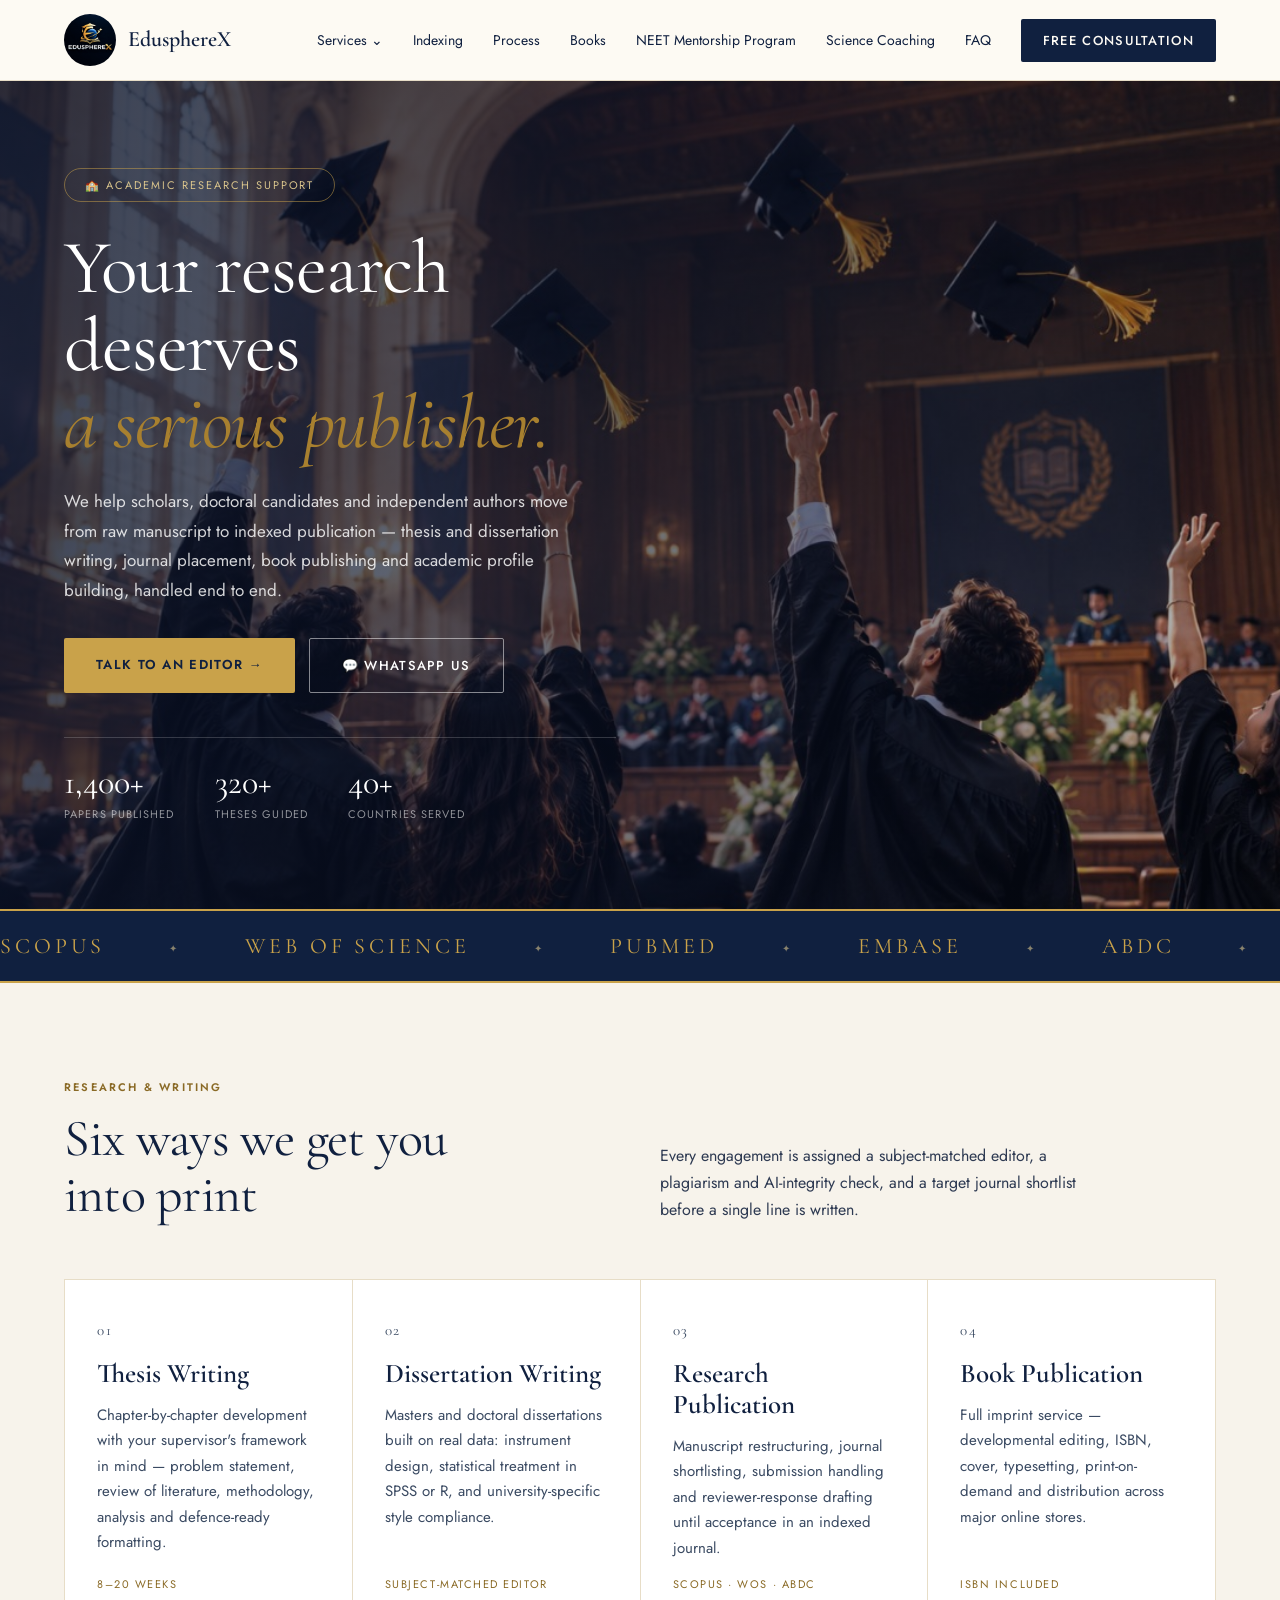
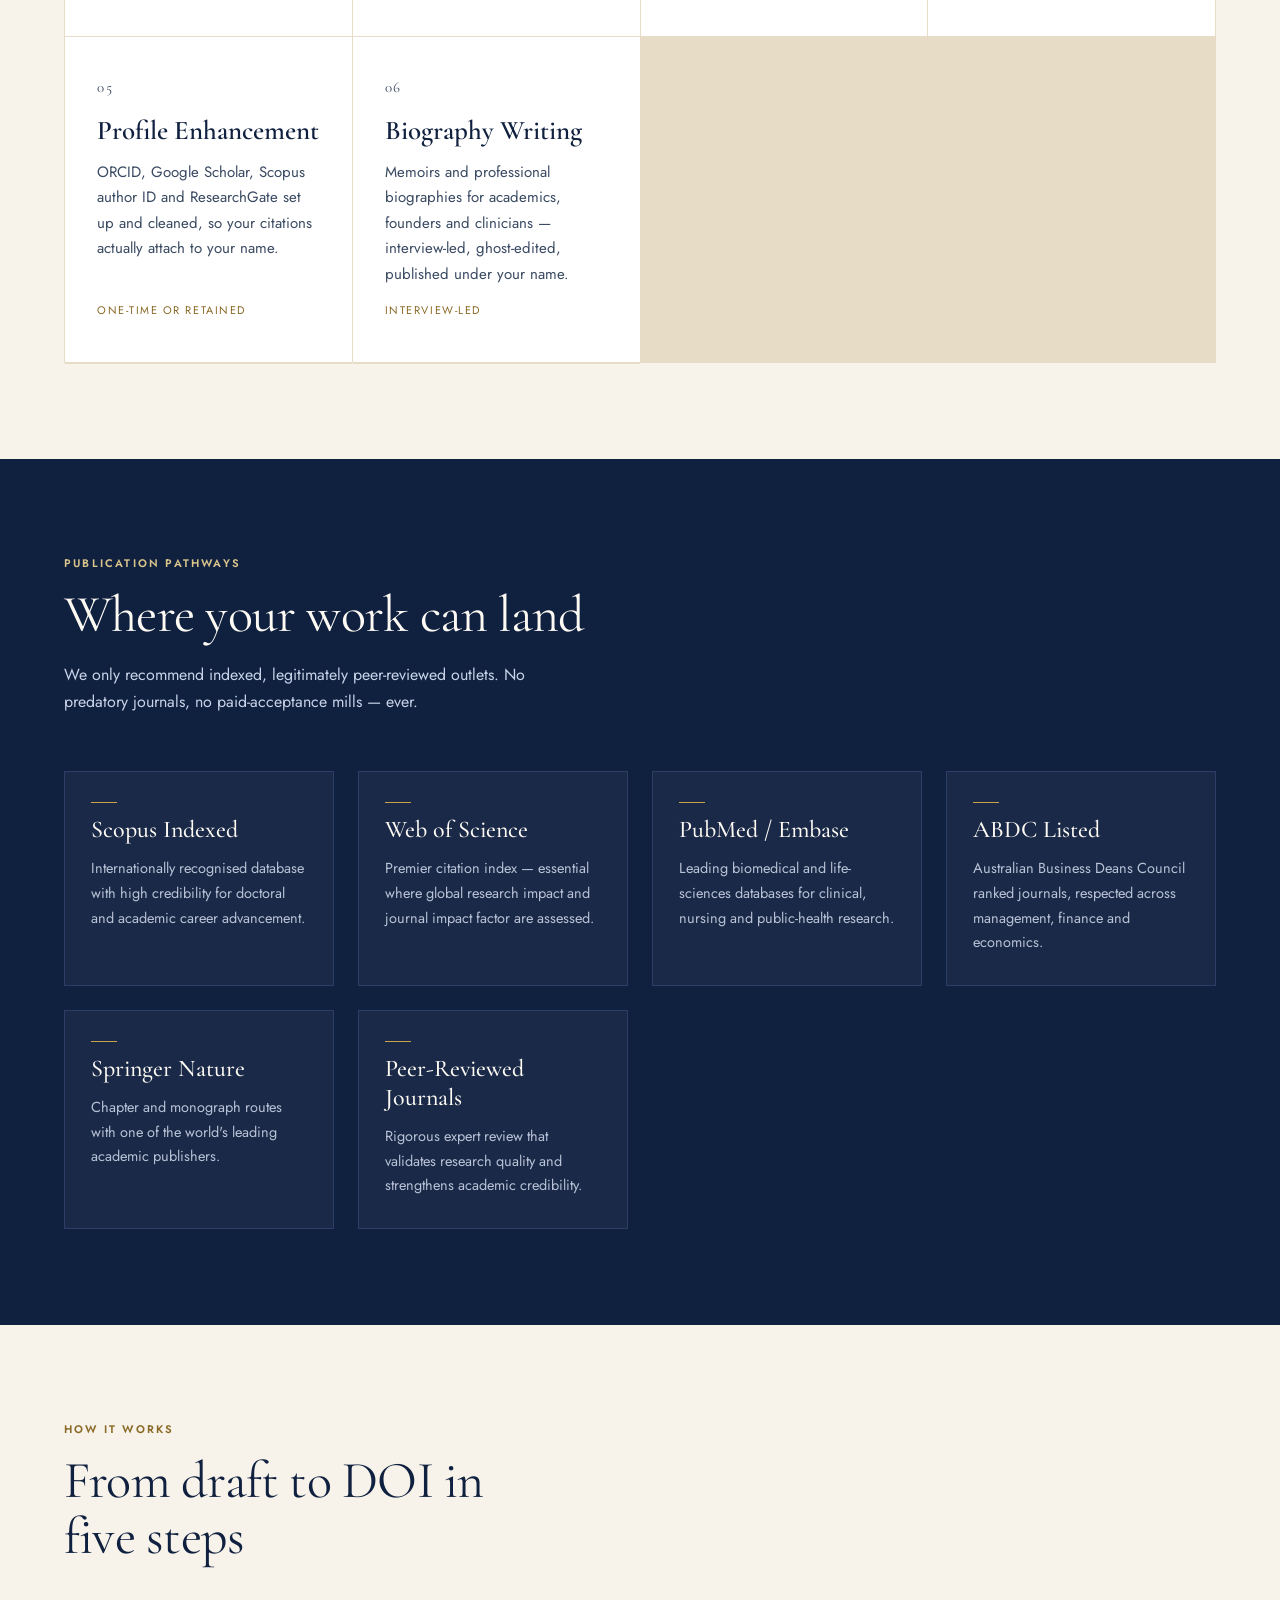
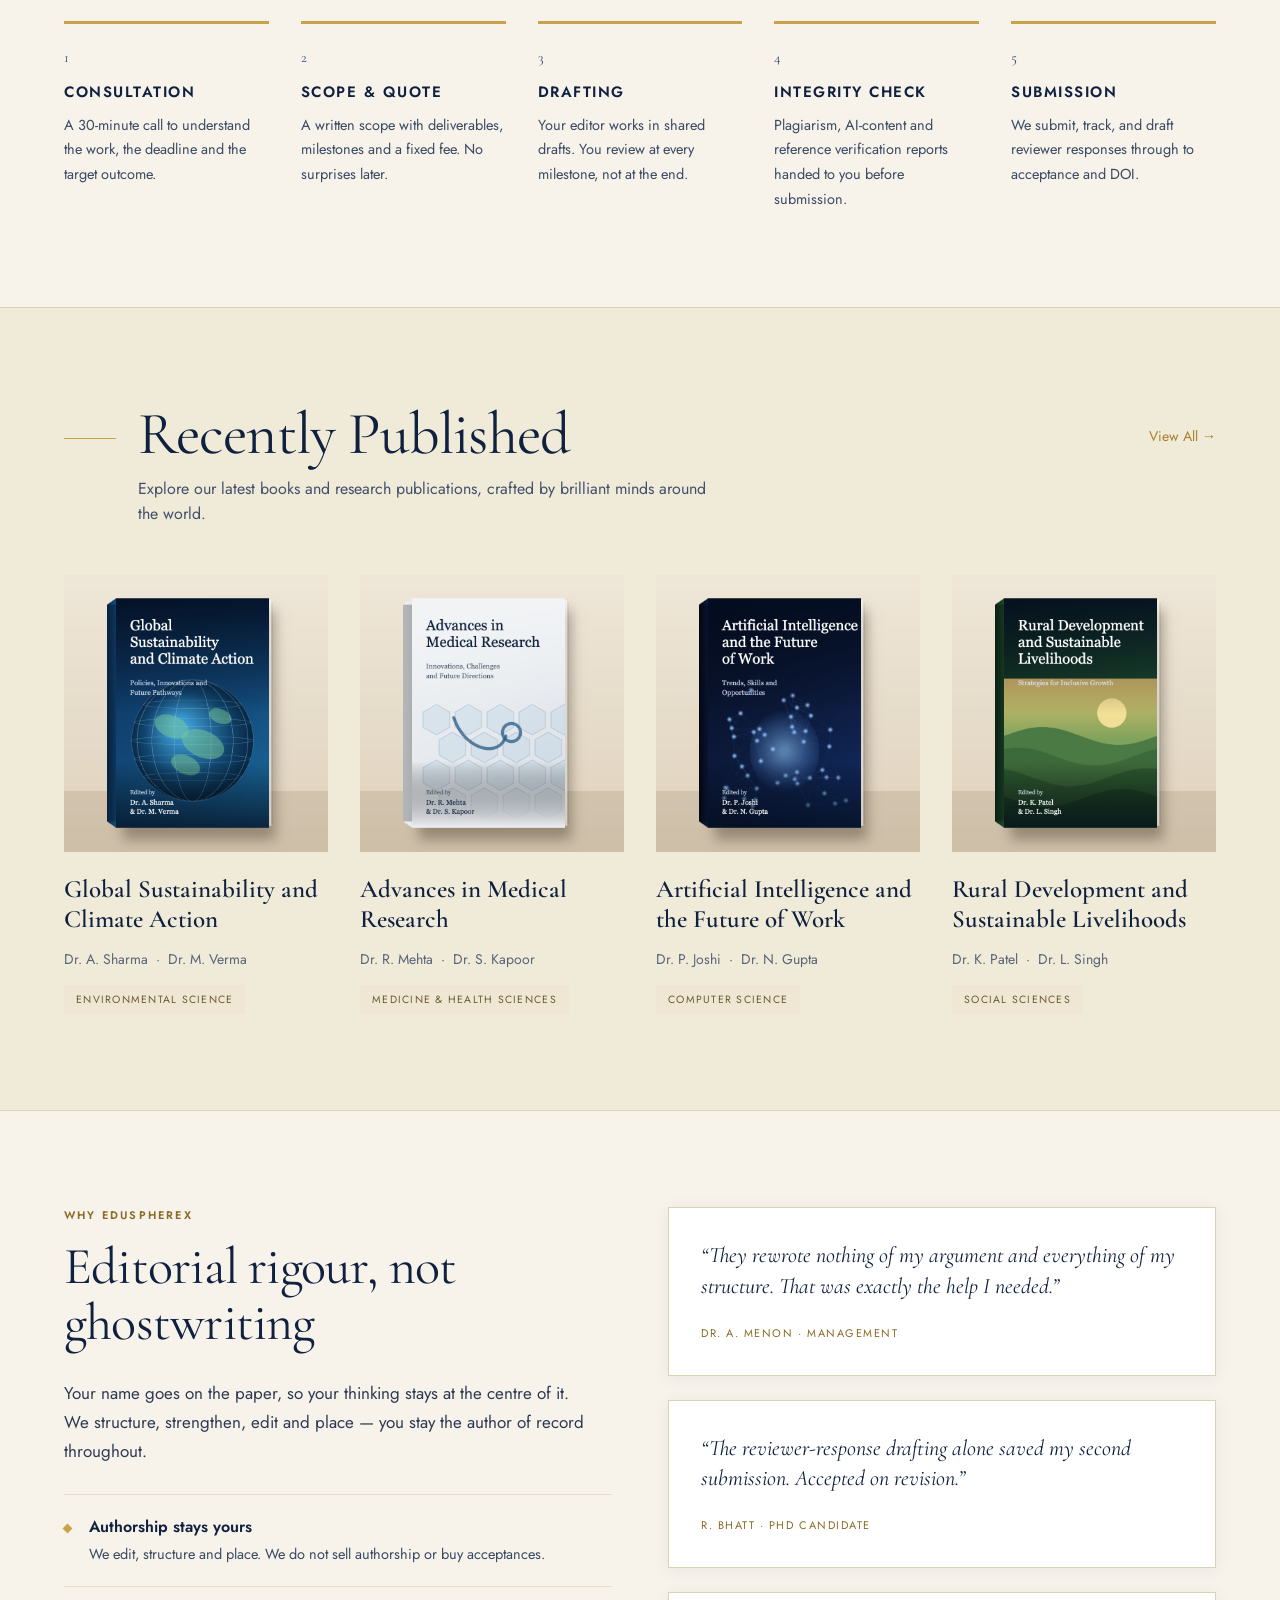
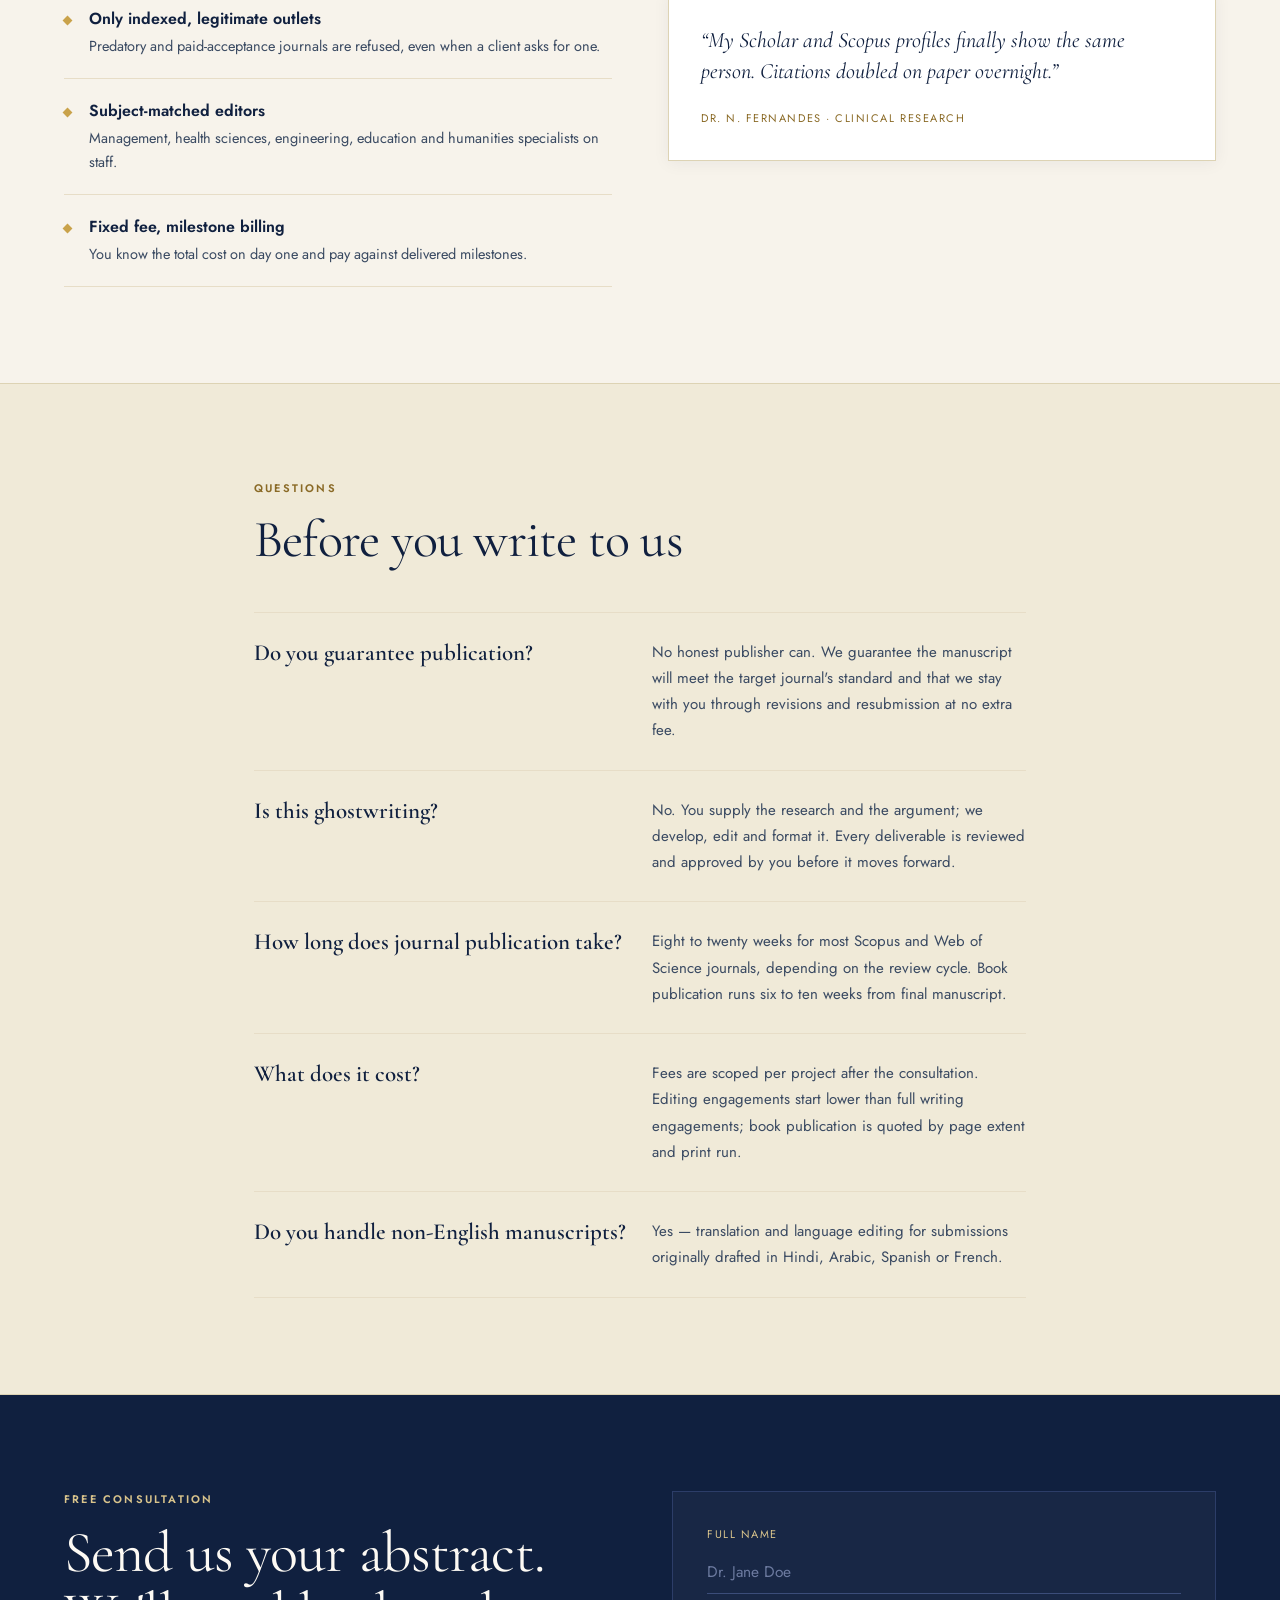
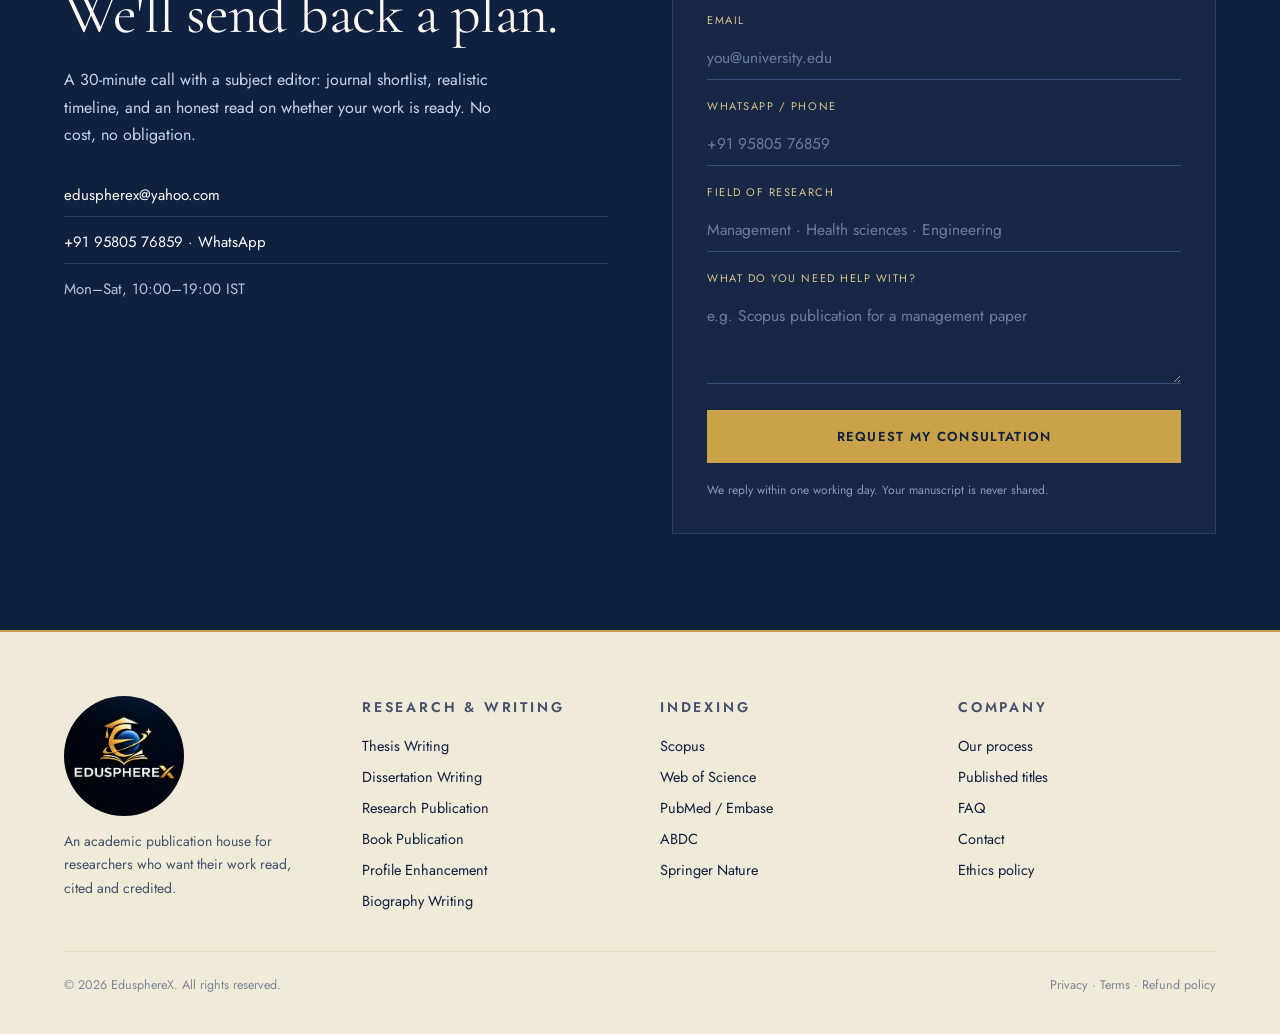
<file: index.html>
<!DOCTYPE html>
<html lang="en">
<head>
<meta charset="utf-8" />
<meta name="viewport" content="width=device-width, initial-scale=1" />
<title>EdusphereX — Thesis, Research &amp; Book Publishing</title>
<meta name="description" content="EdusphereX helps scholars and authors move from manuscript to indexed publication — thesis writing, dissertation writing, Scopus and Web of Science journal placement, book publishing and academic profile building." />
<link rel="preconnect" href="https://fonts.googleapis.com" />
<link rel="preconnect" href="https://fonts.gstatic.com" crossorigin />
<link href="https://fonts.googleapis.com/css2?family=Cormorant+Garamond:ital,wght@0,300;0,400;0,500;0,600;0,700;1,400&family=Jost:wght@300;400;500;600&display=swap" rel="stylesheet" />
<link rel="stylesheet" href="style.css" />
</head>
<body>

<!-- PAYMENT BAR — commented out until new QR is provided
<div class="paybar">
  <div class="paybar-inner">
    <p class="paybar-text"><strong>EdusphereX</strong> &nbsp;·&nbsp; UPI ID: <span class="upi">simplyslaycreation@indianbk</span></p>
    <a class="paybar-btn" href="pay.html" target="_blank">Pay Now &rarr;</a>
  </div>
</div>
-->

<header class="site-header">
  <div class="header-inner">
    <a class="brand" href="#top">
      <img src="assets/logo.png" alt="EdusphereX" />
      <span class="brand-text">
        <span class="brand-name">EdusphereX</span>
        <span class="brand-sub"></span>
      </span>
    </a>
    <nav class="nav">
      <div class="nav-dropdown">
        <a href="javascript:void(0)" class="nav-dropdown-toggle">Services &#8964;</a>
        <div class="mega-menu">
          <div class="mega-col">
            <p class="mega-heading">&#127979; Research &amp; Writing</p>
            <a href="javascript:void(0)" onclick="openModal('thesis')">Thesis Writing</a>
            <a href="javascript:void(0)" onclick="openModal('dissertation')">Dissertation Writing</a>
            <a href="javascript:void(0)" onclick="openModal('research')">Research Publication</a>
            <a href="javascript:void(0)" onclick="openModal('book')">Book Publication</a>
            <a href="javascript:void(0)" onclick="openModal('profile')">Profile Enhancement</a>
            <a href="javascript:void(0)" onclick="openModal('biography')">Biography Writing</a>
          </div>
          <div class="mega-col">
            <p class="mega-heading">&#128218; Indexing &amp; Journals</p>
            <a href="#indexing">Scopus Indexed</a>
            <a href="#indexing">Web of Science</a>
            <a href="#indexing">PubMed / Embase</a>
            <a href="#indexing">ABDC Listed</a>
            <a href="#indexing">Springer Nature</a>
            <a href="#indexing">Peer-Reviewed Journals</a>
          </div>
          <div class="mega-col">
            <p class="mega-heading">&#9997; Our Process</p>
            <a href="#process">Consultation</a>
            <a href="#process">Scope &amp; Quote</a>
            <a href="#process">Drafting</a>
            <a href="#process">Integrity Check</a>
            <a href="#process">Submission</a>
          </div>
          <a class="mega-footer" href="#services">View All Services &rarr;</a>
        </div>
      </div>
      <a href="#indexing">Indexing</a>
      <a href="#process">Process</a>
      <a href="#books">Books</a>
      <a href="neet.html" target="_blank">NEET Mentorship Program</a>
      <a href="science.html" target="_blank">Science Coaching</a>
      <a href="#faq">FAQ</a>
      <a class="btn btn-dark" href="#contact">Free Consultation</a>
    </nav>
  </div>
</header>

<!-- HERO -->
<section id="top" class="hero-full" style="background-image:url('assets/hero.jpeg')">
  <div class="hero-overlay"></div>
  <div class="hero-content wrap">
    <p class="hero-badge">&#127979; Academic Research Support</p>
    <h1 class="display hero-title">Your research deserves<br /><em>a serious publisher.</em></h1>
    <p class="hero-lede">We help scholars, doctoral candidates and independent authors move from raw manuscript to indexed publication — thesis and dissertation writing, journal placement, book publishing and academic profile building, handled end to end.</p>
    <div class="btn-row hero-btns">
      <a class="btn btn-gold" href="#contact">Talk to an editor &rarr;</a>
      <a class="btn btn-ghost" href="https://wa.me/919580576859">&#128172; WhatsApp Us</a>
    </div>
    <div class="hero-stats">
      <div><span class="stat-num">1,400+</span><span class="stat-label">Papers published</span></div>
      <div><span class="stat-num">320+</span><span class="stat-label">Theses guided</span></div>
      <div><span class="stat-num">40+</span><span class="stat-label">Countries served</span></div>
    </div>
  </div>
</section>

<!-- MARQUEE -->
<div class="marquee">
  <div class="marquee-track">
    <span>Scopus</span><span>Web of Science</span><span>PubMed</span><span>Embase</span><span>ABDC</span><span>Springer Nature</span><span>UGC Care</span><span>Peer Reviewed</span>
    <span>Scopus</span><span>Web of Science</span><span>PubMed</span><span>Embase</span><span>ABDC</span><span>Springer Nature</span><span>UGC Care</span><span>Peer Reviewed</span>
  </div>
</div>

<!-- SERVICES -->
<section id="services" class="wrap section">
  <div class="section-head">
    <div>
      <p class="eyebrow">Research &amp; Writing</p>
      <h2 class="display h2">Six ways we get you into print</h2>
    </div>
    <p class="section-note">Every engagement is assigned a subject-matched editor, a plagiarism and AI-integrity check, and a target journal shortlist before a single line is written.</p>
  </div>
  <div class="grid-cards">
    <article class="card">
      <p class="card-num">01</p>
      <h3>Thesis Writing</h3>
      <p>Chapter-by-chapter development with your supervisor's framework in mind — problem statement, review of literature, methodology, analysis and defence-ready formatting.</p>
      <p class="card-meta">8–20 weeks</p>
    </article>
    <article class="card">
      <p class="card-num">02</p>
      <h3>Dissertation Writing</h3>
      <p>Masters and doctoral dissertations built on real data: instrument design, statistical treatment in SPSS or R, and university-specific style compliance.</p>
      <p class="card-meta">Subject-matched editor</p>
    </article>
    <article class="card">
      <p class="card-num">03</p>
      <h3>Research Publication</h3>
      <p>Manuscript restructuring, journal shortlisting, submission handling and reviewer-response drafting until acceptance in an indexed journal.</p>
      <p class="card-meta">Scopus · WoS · ABDC</p>
    </article>
    <article class="card">
      <p class="card-num">04</p>
      <h3>Book Publication</h3>
      <p>Full imprint service — developmental editing, ISBN, cover, typesetting, print-on-demand and distribution across major online stores.</p>
      <p class="card-meta">ISBN included</p>
    </article>
    <article class="card">
      <p class="card-num">05</p>
      <h3>Profile Enhancement</h3>
      <p>ORCID, Google Scholar, Scopus author ID and ResearchGate set up and cleaned, so your citations actually attach to your name.</p>
      <p class="card-meta">One-time or retained</p>
    </article>
    <article class="card">
      <p class="card-num">06</p>
      <h3>Biography Writing</h3>
      <p>Memoirs and professional biographies for academics, founders and clinicians — interview-led, ghost-edited, published under your name.</p>
      <p class="card-meta">Interview-led</p>
    </article>
  </div>
</section>

<!-- INDEXING -->
<section id="indexing" class="dark">
  <div class="wrap">
    <div class="dark-head">
      <p class="eyebrow gold">Publication pathways</p>
      <h2 class="display h2">Where your work can land</h2>
      <p class="lede light">We only recommend indexed, legitimately peer-reviewed outlets. No predatory journals, no paid-acceptance mills — ever.</p>
    </div>
    <div class="grid-path">
      <article class="path"><span class="rule"></span><h3>Scopus Indexed</h3><p>Internationally recognised database with high credibility for doctoral and academic career advancement.</p></article>
      <article class="path"><span class="rule"></span><h3>Web of Science</h3><p>Premier citation index — essential where global research impact and journal impact factor are assessed.</p></article>
      <article class="path"><span class="rule"></span><h3>PubMed / Embase</h3><p>Leading biomedical and life-sciences databases for clinical, nursing and public-health research.</p></article>
      <article class="path"><span class="rule"></span><h3>ABDC Listed</h3><p>Australian Business Deans Council ranked journals, respected across management, finance and economics.</p></article>
      <article class="path"><span class="rule"></span><h3>Springer Nature</h3><p>Chapter and monograph routes with one of the world's leading academic publishers.</p></article>
      <article class="path"><span class="rule"></span><h3>Peer-Reviewed Journals</h3><p>Rigorous expert review that validates research quality and strengthens academic credibility.</p></article>
    </div>
  </div>
</section>

<!-- PROCESS -->
<section id="process" class="wrap section">
  <p class="eyebrow">How it works</p>
  <h2 class="display h2 tight">From draft to DOI in five steps</h2>
  <div class="grid-steps">
    <div class="step"><p class="step-num">1</p><h3>Consultation</h3><p>A 30-minute call to understand the work, the deadline and the target outcome.</p></div>
    <div class="step"><p class="step-num">2</p><h3>Scope &amp; quote</h3><p>A written scope with deliverables, milestones and a fixed fee. No surprises later.</p></div>
    <div class="step"><p class="step-num">3</p><h3>Drafting</h3><p>Your editor works in shared drafts. You review at every milestone, not at the end.</p></div>
    <div class="step"><p class="step-num">4</p><h3>Integrity check</h3><p>Plagiarism, AI-content and reference verification reports handed to you before submission.</p></div>
    <div class="step"><p class="step-num">5</p><h3>Submission</h3><p>We submit, track, and draft reviewer responses through to acceptance and DOI.</p></div>
  </div>
</section>

<!-- BOOKS -->
<section id="books" class="tinted">
  <div class="wrap">
    <div class="books-head">
      <div class="books-title">
        <span class="head-rule"></span>
        <div>
          <h2 class="display books-h2">Recently Published</h2>
          <p class="books-sub">Explore our latest books and research publications, crafted by brilliant minds around the world.</p>
        </div>
      </div>
      <a class="view-all" href="#contact">View All &rarr;</a>
    </div>
    <div class="grid-books">
      <article class="book">
        <img class="cover" src="assets/cover-1.jpeg" alt="Global Sustainability and Climate Action — book cover" />
        <h3>Global Sustainability and Climate Action</h3>
        <p class="book-authors">Dr. A. Sharma &nbsp;·&nbsp; Dr. M. Verma</p>
        <span class="tag">Environmental Science</span>
      </article>
      <article class="book">
        <img class="cover" src="assets/cover-2.jpeg" alt="Advances in Medical Research — book cover" />
        <h3>Advances in Medical Research</h3>
        <p class="book-authors">Dr. R. Mehta &nbsp;·&nbsp; Dr. S. Kapoor</p>
        <span class="tag">Medicine &amp; Health Sciences</span>
      </article>
      <article class="book">
        <img class="cover" src="assets/cover-3.jpeg" alt="Artificial Intelligence and the Future of Work — book cover" />
        <h3>Artificial Intelligence and the Future of Work</h3>
        <p class="book-authors">Dr. P. Joshi &nbsp;·&nbsp; Dr. N. Gupta</p>
        <span class="tag">Computer Science</span>
      </article>
      <article class="book">
        <img class="cover" src="assets/cover-4.jpeg" alt="Rural Development and Sustainable Livelihoods — book cover" />
        <h3>Rural Development and Sustainable Livelihoods</h3>
        <p class="book-authors">Dr. K. Patel &nbsp;·&nbsp; Dr. L. Singh</p>
        <span class="tag">Social Sciences</span>
      </article>
    </div>
  </div>
</section>

<!-- WHY US + TESTIMONIALS -->
<section class="wrap section two-col">
  <div>
    <p class="eyebrow">Why EdusphereX</p>
    <h2 class="display h2">Editorial rigour, not ghostwriting</h2>
    <p class="lede">Your name goes on the paper, so your thinking stays at the centre of it. We structure, strengthen, edit and place — you stay the author of record throughout.</p>
    <ul class="reasons">
      <li><span class="diamond"></span><div><strong>Authorship stays yours</strong><p>We edit, structure and place. We do not sell authorship or buy acceptances.</p></div></li>
      <li><span class="diamond"></span><div><strong>Only indexed, legitimate outlets</strong><p>Predatory and paid-acceptance journals are refused, even when a client asks for one.</p></div></li>
      <li><span class="diamond"></span><div><strong>Subject-matched editors</strong><p>Management, health sciences, engineering, education and humanities specialists on staff.</p></div></li>
      <li><span class="diamond"></span><div><strong>Fixed fee, milestone billing</strong><p>You know the total cost on day one and pay against delivered milestones.</p></div></li>
    </ul>
  </div>
  <div class="quotes">
    <blockquote class="quote"><p>“They rewrote nothing of my argument and everything of my structure. That was exactly the help I needed.”</p><cite>Dr. A. Menon · Management</cite></blockquote>
    <blockquote class="quote"><p>“The reviewer-response drafting alone saved my second submission. Accepted on revision.”</p><cite>R. Bhatt · PhD candidate</cite></blockquote>
    <blockquote class="quote"><p>“My Scholar and Scopus profiles finally show the same person. Citations doubled on paper overnight.”</p><cite>Dr. N. Fernandes · Clinical research</cite></blockquote>
  </div>
</section>

<!-- FAQ -->
<section id="faq" class="tinted">
  <div class="narrow">
    <p class="eyebrow">Questions</p>
    <h2 class="display h2">Before you write to us</h2>
    <div class="faq">
      <div class="faq-row"><h3>Do you guarantee publication?</h3><p>No honest publisher can. We guarantee the manuscript will meet the target journal's standard and that we stay with you through revisions and resubmission at no extra fee.</p></div>
      <div class="faq-row"><h3>Is this ghostwriting?</h3><p>No. You supply the research and the argument; we develop, edit and format it. Every deliverable is reviewed and approved by you before it moves forward.</p></div>
      <div class="faq-row"><h3>How long does journal publication take?</h3><p>Eight to twenty weeks for most Scopus and Web of Science journals, depending on the review cycle. Book publication runs six to ten weeks from final manuscript.</p></div>
      <div class="faq-row"><h3>What does it cost?</h3><p>Fees are scoped per project after the consultation. Editing engagements start lower than full writing engagements; book publication is quoted by page extent and print run.</p></div>
      <div class="faq-row"><h3>Do you handle non-English manuscripts?</h3><p>Yes — translation and language editing for submissions originally drafted in Hindi, Arabic, Spanish or French.</p></div>
    </div>
  </div>
</section>

<!-- CONTACT -->
<section id="contact" class="dark">
  <div class="wrap contact">
    <div>
      <p class="eyebrow gold">Free consultation</p>
      <h2 class="display h2">Send us your abstract.<br />We'll send back a plan.</h2>
      <p class="lede light">A 30-minute call with a subject editor: journal shortlist, realistic timeline, and an honest read on whether your work is ready. No cost, no obligation.</p>
      <div class="contact-links">
        <a href="mailto:eduspherex@yahoo.com">eduspherex@yahoo.com</a>
        <a href="tel:+919580576859">+91 95805 76859 · WhatsApp</a>
<!-- pay link hidden until new QR — <a href="pay.html" target="_blank">UPI: simplyslaycreation@indianbk</a> -->
        <span>Mon–Sat, 10:00–19:00 IST</span>
      </div>
    </div>
    <!-- DEV: point action= at your form handler / mail service -->
    <form class="form" action="#" method="post">
      <label>Full name<input type="text" name="name" placeholder="Dr. Jane Doe" required /></label>
      <label>Email<input type="email" name="email" placeholder="you@university.edu" required /></label>
      <label>WhatsApp / phone<input type="tel" name="phone" placeholder="+91 95805 76859" /></label>
      <label>Field of research<input type="text" name="field" placeholder="Management · Health sciences · Engineering" /></label>
      <label>What do you need help with?<textarea name="message" rows="3" placeholder="e.g. Scopus publication for a management paper"></textarea></label>
      <button type="submit">Request my consultation</button>
      <p class="form-note">We reply within one working day. Your manuscript is never shared.</p>
    </form>
  </div>
</section>

<!-- FOOTER -->
<footer class="wrap">
  <div class="foot-grid">
    <div>
      <img class="foot-logo" src="assets/logo.png" alt="EdusphereX" />
      <p>An academic publication house for researchers who want their work read, cited and credited.</p>
    </div>
    <div>
      <p class="eyebrow">Research &amp; Writing</p>
      <ul class="foot-links">
        <li><a href="#services">Thesis Writing</a></li>
        <li><a href="#services">Dissertation Writing</a></li>
        <li><a href="#services">Research Publication</a></li>
        <li><a href="#services">Book Publication</a></li>
        <li><a href="#services">Profile Enhancement</a></li>
        <li><a href="#services">Biography Writing</a></li>
      </ul>
    </div>
    <div>
      <p class="eyebrow">Indexing</p>
      <ul class="foot-links">
        <li><a href="#indexing">Scopus</a></li>
        <li><a href="#indexing">Web of Science</a></li>
        <li><a href="#indexing">PubMed / Embase</a></li>
        <li><a href="#indexing">ABDC</a></li>
        <li><a href="#indexing">Springer Nature</a></li>
      </ul>
    </div>
    <div>
      <p class="eyebrow">Company</p>
      <ul class="foot-links">
        <li><a href="#process">Our process</a></li>
        <li><a href="#books">Published titles</a></li>
        <li><a href="#faq">FAQ</a></li>
        <li><a href="#contact">Contact</a></li>
<!-- <li><a href="pay.html" target="_blank">Payments</a></li> -->
        <li><a href="#top">Ethics policy</a></li>
      </ul>
    </div>
  </div>
  <div class="foot-bottom">
    <span>© 2026 EdusphereX. All rights reserved.</span>
    <span>Privacy · Terms · Refund policy</span>
  </div>
</footer>

<!-- SERVICE MODAL -->
<div id="service-modal" class="svc-modal" onclick="closeModalOutside(event)">
  <div class="svc-modal-box">
    <button class="svc-close" onclick="closeModal()">&times;</button>
    <div id="svc-modal-content"></div>
  </div>
</div>

<script>
const modalContent = {
  dissertation: `
  <div class="svc-hero">
    <p class="svc-eyebrow">&#127891; Complete Dissertation Assistance</p>
    <h1>Dissertation Writing <em>Support</em></h1>
    <p class="svc-sub">Comprehensive dissertation support including research planning, chapter structuring, data interpretation, and professional editing services.</p>
    <div style="display:flex;gap:14px;flex-wrap:wrap;margin-top:28px;">
      <a class="btn btn-gold" href="#contact" onclick="closeModal()">Get Started &rarr;</a>
      <a class="btn btn-ghost" href="https://wa.me/919580576859">&#128172; WhatsApp Us</a>
    </div>
    <div class="diss-features">
      <div class="diss-feat"><span>&#128203;</span>Research Planning &amp; Proposal</div>
      <div class="diss-feat"><span>&#128196;</span>Chapter Structuring &amp; Content Writing</div>
      <div class="diss-feat"><span>&#128201;</span>Data Interpretation &amp; Analysis</div>
      <div class="diss-feat"><span>&#9999;</span>Professional Editing &amp; Proofreading</div>
      <div class="diss-feat"><span>&#128737;</span>On-Time Delivery &amp; 100% Confidentiality</div>
    </div>
  </div>
  <div class="svc-section">
    <h2 style="text-align:center;font-family:var(--serif);font-size:clamp(26px,3vw,38px);color:var(--navy);margin-bottom:40px;">Service <em style="color:#3b6fd4;font-style:italic;">Overview</em></h2>
    <div class="diss-overview">
      <div class="diss-ov-row"><span class="diss-check">&#10003;</span><p>Expert guidance on dissertation proposal development and approval</p></div>
      <div class="diss-ov-row"><span class="diss-check">&#10003;</span><p>Support with research design and methodology selection</p></div>
      <div class="diss-ov-row"><span class="diss-check">&#10003;</span><p>Assistance in data collection, analysis, and interpretation</p></div>
      <div class="diss-ov-row"><span class="diss-check">&#10003;</span><p>Chapter-by-chapter writing and structuring support</p></div>
      <div class="diss-ov-row"><span class="diss-check">&#10003;</span><p>Professional editing, formatting, and plagiarism checking</p></div>
    </div>
  </div>
  <div class="svc-section svc-bg-light">
    <p class="svc-label">KEY FEATURES</p>
    <h2>What Makes Our Service <em>Stand Out</em></h2>
    <p class="svc-sub">We combine expertise, dedication and a student-first approach to make your dissertation journey smooth and successful.</p>
    <div class="diss-features-grid">
      <div class="diss-feat-card" style="--acc:#a855f7"><div class="diss-feat-ico" style="background:#ede9fe;color:#7c3aed">&#128203;</div><h3>Proposal Development</h3><p>Create a strong dissertation proposal that secures approval from your committee.</p></div>
      <div class="diss-feat-card" style="--acc:#3b82f6"><div class="diss-feat-ico" style="background:#dbeafe;color:#2563eb">&#128269;</div><h3>Research Planning</h3><p>Design a robust research methodology and plan your dissertation timeline.</p></div>
      <div class="diss-feat-card" style="--acc:#22c55e"><div class="diss-feat-ico" style="background:#dcfce7;color:#16a34a">&#128218;</div><h3>Chapter Structuring</h3><p>Organize your dissertation logically, with clear chapter development.</p></div>
      <div class="diss-feat-card" style="--acc:#f59e0b"><div class="diss-feat-ico" style="background:#fef3c7;color:#d97706">&#128201;</div><h3>Data Interpretation</h3><p>Professional support with data analysis and presenting your findings.</p></div>
      <div class="diss-feat-card" style="--acc:#ef4444"><div class="diss-feat-ico" style="background:#ffe4e6;color:#e11d48">&#9999;</div><h3>Editing Support</h3><p>Comprehensive editing and formatting to meet university requirements.</p></div>
      <div class="diss-feat-card" style="--acc:#14b8a6"><div class="diss-feat-ico" style="background:#ccfbf1;color:#0d9488">&#128737;</div><h3>Defence Preparation</h3><p>Guidance and practice for your dissertation defence presentation.</p></div>
    </div>
  </div>
  <div class="svc-section">
    <h2 style="text-align:center;font-family:var(--serif);font-size:clamp(26px,3vw,38px);color:var(--navy);margin-bottom:10px;">Our <em style="color:#3b6fd4;font-style:italic;">Process</em></h2>
    <p class="svc-sub">Step-by-step journey to your success</p>
    <div class="svc-steps">
      <div class="svc-step"><div class="svc-step-icon" style="background:#3b82f6;font-size:15px;font-weight:700;">01</div><div class="svc-step-body" style="border-left-color:#3b82f6"><h3>Proposal Stage</h3><p>Develop and refine your dissertation proposal with expert guidance.</p></div></div>
      <div class="svc-step"><div class="svc-step-icon" style="background:#a855f7;font-size:15px;font-weight:700;">02</div><div class="svc-step-body" style="border-left-color:#a855f7"><h3>Research Phase</h3><p>Conduct research with ongoing support and consultation.</p></div></div>
      <div class="svc-step"><div class="svc-step-icon" style="background:#f59e0b;font-size:15px;font-weight:700;">03</div><div class="svc-step-body" style="border-left-color:#f59e0b"><h3>Writing &amp; Analysis</h3><p>Write chapters, analyze data, and develop your arguments.</p></div></div>
      <div class="svc-step"><div class="svc-step-icon" style="background:#22c55e;font-size:15px;font-weight:700;">04</div><div class="svc-step-body" style="border-left-color:#22c55e"><h3>Finalization</h3><p>Complete editing, formatting, and prepare for defense.</p></div></div>
    </div>
  </div>
  <div class="svc-cta"><a class="btn btn-gold" href="#contact" onclick="closeModal()">Get Free Dissertation Consultation &rarr;</a></div>
  `,
  research: `
  <div class="svc-hero">
    <p class="svc-eyebrow">&#128218; Research Publication Support</p>
    <h1>Turn Your Research Into <em>World-Class Publications</em></h1>
    <p class="svc-sub">From manuscript writing to journal submission and reviewer response &mdash; we handle every step of your research publication journey with expertise, precision and care.</p>
    <div style="display:flex;gap:14px;flex-wrap:wrap;margin-top:28px;">
      <a class="btn btn-gold" href="#contact" onclick="closeModal()">Get Started &rarr;</a>
      <a class="btn btn-ghost" href="https://wa.me/919580576859">&#128172; Chat on WhatsApp</a>
    </div>
    <div class="rp-stats">
      <div class="rp-stat"><span class="rp-stat-ico" style="background:#dbeafe;color:#2563eb">&#127891;</span><div><strong>5,000+</strong><span>Research Papers Published</span></div></div>
      <div class="rp-stat"><span class="rp-stat-ico" style="background:#ede9fe;color:#7c3aed">&#127758;</span><div><strong>Scopus &amp; WoS</strong><span>Indexed Journals</span></div></div>
      <div class="rp-stat"><span class="rp-stat-ico" style="background:#dcfce7;color:#16a34a">&#128203;</span><div><strong>PubMed &amp; Springer</strong><span>Access</span></div></div>
      <div class="rp-stat"><span class="rp-stat-ico" style="background:#fef3c7;color:#d97706">&#9200;</span><div><strong>8&ndash;16 Weeks</strong><span>Avg. Publication Time</span></div></div>
      <div class="rp-stat"><span class="rp-stat-ico" style="background:#ffe4e6;color:#e11d48">&#128737;</span><div><strong>100%</strong><span>Quality Assurance</span></div></div>
    </div>
  </div>

  <div class="svc-section">
    <p class="svc-label">WHERE WE PUBLISH</p>
    <h2>Journal Types We <em>Specialize In</em></h2>
    <div class="rp-journals">
      <div class="rp-journal" style="--jc:#3b82f6"><span class="rp-dot" style="background:#3b82f6"></span><h3 style="color:#3b82f6">Scopus Indexed</h3><p>Internationally recognised database. High credibility for doctoral and academic career advancement.</p></div>
      <div class="rp-journal" style="--jc:#a855f7"><span class="rp-dot" style="background:#a855f7"></span><h3 style="color:#a855f7">Web of Science</h3><p>Premier citation database. Essential for global research impact and academic recognition.</p></div>
      <div class="rp-journal" style="--jc:#22c55e"><span class="rp-dot" style="background:#22c55e"></span><h3 style="color:#22c55e">PubMed / Embase</h3><p>Leading biomedical and life sciences databases &mdash; essential for health and medical research publication.</p></div>
      <div class="rp-journal" style="--jc:#f59e0b"><span class="rp-dot" style="background:#f59e0b"></span><h3 style="color:#f59e0b">ABDC Listed</h3><p>Australian Business Deans Council ranked journals &mdash; globally respected for management and business research.</p></div>
      <div class="rp-journal" style="--jc:#ef4444"><span class="rp-dot" style="background:#ef4444"></span><h3 style="color:#ef4444">Springer Nature</h3><p>Publish with one of the world's leading academic publishers across science, technology, and humanities.</p></div>
      <div class="rp-journal" style="--jc:#6b7280"><span class="rp-dot" style="background:#6b7280"></span><h3 style="color:#6b7280">Peer-Reviewed Journals</h3><p>Rigorous expert review process that validates research quality and strengthens academic credibility.</p></div>
    </div>
  </div>

  <div class="svc-section svc-bg-light">
    <p class="svc-label">PUBLICATION JOURNEY</p>
    <h2>8-Step Publication Process &mdash; <em>Manuscript to DOI</em></h2>
    <p class="svc-sub">We manage every step. You focus on your research &mdash; we handle the journey to publication.</p>
    <div class="rp-steps">
      <div class="rp-step-card" style="--sc:#3b82f6"><div class="rp-step-top"><span class="rp-step-ico" style="background:#dbeafe;color:#2563eb">&#128269;</span><span class="rp-step-lbl" style="color:#3b82f6">Step 01</span></div><h3>Research Paper Assessment</h3><p>We evaluate your manuscript, research objectives, and target audience to recommend the most suitable journal category.</p></div>
      <div class="rp-step-card" style="--sc:#a855f7"><div class="rp-step-top"><span class="rp-step-ico" style="background:#ede9fe;color:#7c3aed">&#128193;</span><span class="rp-step-lbl" style="color:#a855f7">Step 02</span></div><h3>Journal Identification</h3><p>Our experts shortlist 3&ndash;5 suitable journals from Scopus, Web of Science, PubMed, or Springer Nature aligned with your research domain.</p></div>
      <div class="rp-step-card" style="--sc:#f59e0b"><div class="rp-step-top"><span class="rp-step-ico" style="background:#fef3c7;color:#d97706">&#9997;</span><span class="rp-step-lbl" style="color:#f59e0b">Step 03</span></div><h3>Manuscript Preparation</h3><p>Complete paper writing or editing &mdash; abstract, keywords, literature review, methodology, results, discussion, and references.</p></div>
      <div class="rp-step-card" style="--sc:#22c55e"><div class="rp-step-top"><span class="rp-step-ico" style="background:#dcfce7;color:#16a34a">&#128269;</span><span class="rp-step-lbl" style="color:#22c55e">Step 04</span></div><h3>Plagiarism Check</h3><p>Turnitin/iThenticate scan. Plagiarism reduction to below 10% &mdash; meeting international journal standards.</p></div>
      <div class="rp-step-card" style="--sc:#ef4444"><div class="rp-step-top"><span class="rp-step-ico" style="background:#ffe4e6;color:#e11d48">&#128196;</span><span class="rp-step-lbl" style="color:#ef4444">Step 05</span></div><h3>Journal Formatting</h3><p>Formatting as per the exact guidelines of the target journal &mdash; citation style, font, structure, and word limits.</p></div>
      <div class="rp-step-card" style="--sc:#10203f"><div class="rp-step-top"><span class="rp-step-ico" style="background:#e0e7ff;color:#10203f">&#128228;</span><span class="rp-step-lbl" style="color:#10203f">Step 06</span></div><h3>Submission &amp; Tracking</h3><p>We submit on your behalf and track the review process. Communication with editors managed by our team.</p></div>
      <div class="rp-step-card" style="--sc:#f59e0b"><div class="rp-step-top"><span class="rp-step-ico" style="background:#fef3c7;color:#d97706">&#128172;</span><span class="rp-step-lbl" style="color:#f59e0b">Step 07</span></div><h3>Reviewer Response</h3><p>Point-by-point response to reviewer comments. Up to 2 revision rounds included in the standard package.</p></div>
      <div class="rp-step-card" style="--sc:#22c55e"><div class="rp-step-top"><span class="rp-step-ico" style="background:#dcfce7;color:#16a34a">&#127942;</span><span class="rp-step-lbl" style="color:#22c55e">Step 08</span></div><h3>Publication &amp; Certificate</h3><p>Final publication in the journal. DOI assigned, acceptance letter obtained, and certificate of publication provided.</p></div>
    </div>
    <div class="rp-doi-banner">&#127942; <strong>Your Research is Published &mdash; DOI Assigned</strong><span>Globally Indexed &middot; Citable &middot; PhD Compliant &middot; Yours Forever</span></div>
  </div>

  <div class="svc-section">
    <p class="svc-label">RESEARCH DOMAINS</p>
    <h2>We Publish Across <em>All Disciplines</em></h2>
    <p class="svc-sub">From science and technology to humanities and arts, we support research across a wide range of academic disciplines.</p>
    <div class="rp-domains">
      <div class="rp-domain" style="--dc:#3b82f6"><span style="background:#dbeafe;color:#2563eb">&#128201;</span>Management &amp; Commerce<span class="rp-arr">&rarr;</span></div>
      <div class="rp-domain" style="--dc:#22c55e"><span style="background:#dcfce7;color:#16a34a">&#9881;</span>Engineering &amp; Technology<span class="rp-arr">&rarr;</span></div>
      <div class="rp-domain" style="--dc:#a855f7"><span style="background:#ede9fe;color:#7c3aed">&#10133;</span>Medical &amp; Health Sciences<span class="rp-arr">&rarr;</span></div>
      <div class="rp-domain" style="--dc:#f59e0b"><span style="background:#fef3c7;color:#d97706">&#128101;</span>Social Sciences<span class="rp-arr">&rarr;</span></div>
      <div class="rp-domain" style="--dc:#ef4444"><span style="background:#ffe4e6;color:#e11d48">&#128218;</span>Education<span class="rp-arr">&rarr;</span></div>
      <div class="rp-domain" style="--dc:#14b8a6"><span style="background:#ccfbf1;color:#0d9488">&#9878;</span>Law &amp; Legal Studies<span class="rp-arr">&rarr;</span></div>
      <div class="rp-domain" style="--dc:#f59e0b"><span style="background:#fef3c7;color:#d97706">&#128138;</span>Pharmacy &amp; Life Sciences<span class="rp-arr">&rarr;</span></div>
      <div class="rp-domain" style="--dc:#3b82f6"><span style="background:#dbeafe;color:#2563eb">&#128187;</span>Computer Science &amp; IT<span class="rp-arr">&rarr;</span></div>
      <div class="rp-domain" style="--dc:#22c55e"><span style="background:#dcfce7;color:#16a34a">&#127807;</span>Agriculture<span class="rp-arr">&rarr;</span></div>
      <div class="rp-domain" style="--dc:#22c55e"><span style="background:#dcfce7;color:#16a34a">&#127807;</span>Environmental Sciences<span class="rp-arr">&rarr;</span></div>
      <div class="rp-domain" style="--dc:#ef4444"><span style="background:#ffe4e6;color:#e11d48">&#128200;</span>Economics<span class="rp-arr">&rarr;</span></div>
      <div class="rp-domain" style="--dc:#a855f7"><span style="background:#ede9fe;color:#7c3aed">&#129504;</span>Psychology &amp; Behavioural Sciences<span class="rp-arr">&rarr;</span></div>
      <div class="rp-domain" style="--dc:#14b8a6"><span style="background:#ccfbf1;color:#0d9488">&#128218;</span>Literature &amp; Linguistics<span class="rp-arr">&rarr;</span></div>
      <div class="rp-domain" style="--dc:#f59e0b"><span style="background:#fef3c7;color:#d97706">&#128165;</span>Humanities &amp; Arts<span class="rp-arr">&rarr;</span></div>
    </div>
  </div>

  <div class="svc-section svc-bg-light">
    <p class="svc-label">WHY EDUSPHEREX</p>
    <h2>Why Researchers Choose <em>EdusphereX</em></h2>
    <p class="svc-sub">Your research deserves the right support. Here's why thousands of researchers trust EdusphereX for their publication journey.</p>
    <div class="diss-features-grid">
      <div class="diss-feat-card" style="--acc:#3b82f6"><div class="diss-feat-ico" style="background:#dbeafe;color:#2563eb">&#127758;</div><h3>Trusted Journal Network</h3><p>Access to reputable Scopus, Web of Science, PubMed and other recognised journals across diverse research disciplines.</p></div>
      <div class="diss-feat-card" style="--acc:#a855f7"><div class="diss-feat-ico" style="background:#ede9fe;color:#7c3aed">&#128203;</div><h3>End-to-End Publication Support</h3><p>From journal selection and manuscript preparation to submission guidance and reviewer response support.</p></div>
      <div class="diss-feat-card" style="--acc:#22c55e"><div class="diss-feat-ico" style="background:#dcfce7;color:#16a34a">&#128737;</div><h3>Journal Compliance</h3><p>Manuscripts are prepared and formatted according to the target journal's author guidelines and requirements.</p></div>
      <div class="diss-feat-card" style="--acc:#f59e0b"><div class="diss-feat-ico" style="background:#fef3c7;color:#d97706">&#129309;</div><h3>Ethical Publication Support</h3><p>We focus on legitimate journals and transparent publication practices to protect your academic credibility.</p></div>
      <div class="diss-feat-card" style="--acc:#14b8a6"><div class="diss-feat-ico" style="background:#ccfbf1;color:#0d9488">&#127919;</div><h3>Smart Journal Matching</h3><p>We help identify suitable journals based on your subject, scope, indexing needs and publication goals.</p></div>
      <div class="diss-feat-card" style="--acc:#6366f1"><div class="diss-feat-ico" style="background:#e0e7ff;color:#4f46e5">&#127891;</div><h3>Doctoral &amp; Academic Standards</h3><p>Support aligned with university, doctoral programme and research publication requirements.</p></div>
    </div>
  </div>

  <div class="svc-cta"><a class="btn btn-gold" href="#contact" onclick="closeModal()">Start Your Publication Journey &rarr;</a></div>
  `,
  book: `
  <div class="svc-hero">
    <p class="svc-eyebrow">&#128218; Complete Publishing Solutions</p>
    <h1>Book Publication &amp; <em>Promotion</em></h1>
    <p class="svc-sub">End-to-end book publishing services including manuscript preparation, editing, publishing guidance, and effective promotion strategies.</p>
    <div style="display:flex;gap:14px;flex-wrap:wrap;margin-top:28px;">
      <a class="btn btn-gold" href="#contact" onclick="closeModal()">Get Started &rarr;</a>
      <a class="btn btn-ghost" href="https://wa.me/919580576859">&#128172; WhatsApp Us</a>
    </div>
    <div class="rp-stats">
      <div class="rp-stat"><span class="rp-stat-ico" style="background:#dbeafe;color:#2563eb">&#128218;</span><div><strong>Manuscript Preparation</strong><span>Polishing your work for the best presentation.</span></div></div>
      <div class="rp-stat"><span class="rp-stat-ico" style="background:#ede9fe;color:#7c3aed">&#9999;</span><div><strong>Editing &amp; Formatting</strong><span>Professional editing and journal-compliant formatting.</span></div></div>
      <div class="rp-stat"><span class="rp-stat-ico" style="background:#dcfce7;color:#16a34a">&#9729;</span><div><strong>Publishing Guidance</strong><span>Step-by-step support through the publication process.</span></div></div>
      <div class="rp-stat"><span class="rp-stat-ico" style="background:#fef3c7;color:#d97706">&#128227;</span><div><strong>Promotion Strategies</strong><span>Increase visibility and reach your target audience.</span></div></div>
      <div class="rp-stat"><span class="rp-stat-ico" style="background:#ffe4e6;color:#e11d48">&#128201;</span><div><strong>Wide Distribution</strong><span>Get your book in global and academic markets.</span></div></div>
    </div>
  </div>

  <div class="svc-section">
    <p class="svc-label">OVERVIEW</p>
    <h2 style="text-align:center;font-family:var(--serif);font-size:clamp(26px,3vw,38px);color:var(--navy);margin-bottom:40px;">Service <em style="color:#3b6fd4;font-style:italic;">Overview</em></h2>
    <div class="diss-overview">
      <div class="diss-ov-row"><span class="diss-check">&#10003;</span><p>Professional manuscript editing and formatting services</p></div>
      <div class="diss-ov-row"><span class="diss-check">&#10003;</span><p>Guidance on traditional and self-publishing options</p></div>
      <div class="diss-ov-row"><span class="diss-check">&#10003;</span><p>ISBN registration and copyright support</p></div>
      <div class="diss-ov-row"><span class="diss-check">&#10003;</span><p>Book cover design and layout assistance</p></div>
      <div class="diss-ov-row"><span class="diss-check">&#10003;</span><p>Marketing and promotion strategy development</p></div>
    </div>
  </div>

  <div class="svc-section svc-bg-light">
    <h2 style="text-align:center;font-family:var(--serif);font-size:clamp(26px,3vw,38px);color:var(--navy);margin-bottom:10px;">Key <em style="color:#3b6fd4;font-style:italic;">Features</em></h2>
    <p class="svc-sub">What makes our service stand out</p>
    <div class="diss-features-grid">
      <div class="diss-feat-card" style="--acc:#3b82f6"><div class="diss-feat-ico" style="background:#dbeafe;color:#2563eb">&#10003;</div><h3>Manuscript Preparation</h3><p>Professional editing, proofreading, and formatting to publishing standards.</p></div>
      <div class="diss-feat-card" style="--acc:#a855f7"><div class="diss-feat-ico" style="background:#ede9fe;color:#7c3aed">&#10003;</div><h3>Publishing Guidance</h3><p>Expert advice on choosing between traditional publishing and self-publishing.</p></div>
      <div class="diss-feat-card" style="--acc:#14b8a6"><div class="diss-feat-ico" style="background:#ccfbf1;color:#0d9488">&#10003;</div><h3>ISBN &amp; Copyright</h3><p>Complete support for ISBN registration and copyright protection.</p></div>
      <div class="diss-feat-card" style="--acc:#22c55e"><div class="diss-feat-ico" style="background:#dcfce7;color:#16a34a">&#10003;</div><h3>Design Support</h3><p>Assistance with professional book cover design and interior layout.</p></div>
      <div class="diss-feat-card" style="--acc:#f59e0b"><div class="diss-feat-ico" style="background:#fef3c7;color:#d97706">&#10003;</div><h3>Promotion Strategy</h3><p>Develop effective marketing and promotion plans for your book.</p></div>
      <div class="diss-feat-card" style="--acc:#ef4444"><div class="diss-feat-ico" style="background:#ffe4e6;color:#e11d48">&#10003;</div><h3>Distribution Guidance</h3><p>Support with distribution channels, both online and offline.</p></div>
    </div>
  </div>

  <div class="svc-section">
    <h2 style="text-align:center;font-family:var(--serif);font-size:clamp(26px,3vw,38px);color:var(--navy);margin-bottom:10px;">Our <em style="color:#3b6fd4;font-style:italic;">Process</em></h2>
    <p class="svc-sub">Step-by-step journey to your success</p>
    <div class="svc-steps">
      <div class="svc-step"><div class="svc-step-icon" style="background:#3b82f6;font-size:15px;font-weight:700;">01</div><div class="svc-step-body" style="border-left-color:#3b82f6"><h3>Manuscript Review</h3><p>Assess your manuscript and provide professional editing recommendations.</p></div></div>
      <div class="svc-step"><div class="svc-step-icon" style="background:#a855f7;font-size:15px;font-weight:700;">02</div><div class="svc-step-body" style="border-left-color:#a855f7"><h3>Publishing Planning</h3><p>Choose the best publishing route and prepare all necessary materials.</p></div></div>
      <div class="svc-step"><div class="svc-step-icon" style="background:#f59e0b;font-size:15px;font-weight:700;">03</div><div class="svc-step-body" style="border-left-color:#f59e0b"><h3>Production</h3><p>Complete the editing, design, and formatting process.</p></div></div>
      <div class="svc-step"><div class="svc-step-icon" style="background:#22c55e;font-size:15px;font-weight:700;">04</div><div class="svc-step-body" style="border-left-color:#22c55e"><h3>Launch &amp; Promotion</h3><p>Publish your book and implement marketing strategies.</p></div></div>
    </div>
  </div>

  <div class="svc-cta"><a class="btn btn-gold" href="#contact" onclick="closeModal()">Start Your Book Publishing Journey &rarr;</a></div>
  `,
  profile: `
  <div class="svc-hero">
    <p class="svc-eyebrow">&#128100; Personal Brand Development</p>
    <h1>Profile Enhancement <em>Services</em></h1>
    <p class="svc-sub">Build a stronger academic and professional profile with our comprehensive services &mdash; including LinkedIn enhancement, academic portfolio creation, CV improvement, and personal branding strategies.</p>
    <div style="display:flex;gap:14px;flex-wrap:wrap;margin-top:28px;">
      <a class="btn btn-gold" href="#contact" onclick="closeModal()">Get Started &rarr;</a>
      <a class="btn btn-ghost" href="https://wa.me/919580576859">&#128172; Chat on WhatsApp</a>
    </div>
    <div class="rp-stats">
      <div class="rp-stat"><span class="rp-stat-ico" style="background:#dbeafe;color:#2563eb">in</span><div><strong>LinkedIn Enhancement</strong><span>Build a professional presence and grow your network.</span></div></div>
      <div class="rp-stat"><span class="rp-stat-ico" style="background:#ede9fe;color:#7c3aed">&#128203;</span><div><strong>Academic Portfolio Creation</strong><span>Showcase your achievements and research work.</span></div></div>
      <div class="rp-stat"><span class="rp-stat-ico" style="background:#dcfce7;color:#16a34a">CV</span><div><strong>CV Improvement</strong><span>Craft a compelling CV that gets noticed.</span></div></div>
      <div class="rp-stat"><span class="rp-stat-ico" style="background:#fef3c7;color:#d97706">&#11088;</span><div><strong>Personal Branding Strategies</strong><span>Highlight your unique strengths and stand out globally.</span></div></div>
    </div>
  </div>

  <div class="svc-section">
    <p class="svc-label">OVERVIEW</p>
    <h2 style="text-align:center;font-family:var(--serif);font-size:clamp(26px,3vw,38px);color:var(--navy);margin-bottom:40px;">Service <em style="color:#3b6fd4;font-style:italic;">Overview</em></h2>
    <div class="diss-overview">
      <div class="diss-ov-row"><span class="diss-check">&#10003;</span><p>Professional LinkedIn profile optimization and strategy</p></div>
      <div class="diss-ov-row"><span class="diss-check">&#10003;</span><p>Academic portfolio development and presentation</p></div>
      <div class="diss-ov-row"><span class="diss-check">&#10003;</span><p>CV and resume enhancement for academic and professional contexts</p></div>
      <div class="diss-ov-row"><span class="diss-check">&#10003;</span><p>Personal branding strategy and online presence management</p></div>
      <div class="diss-ov-row"><span class="diss-check">&#10003;</span><p>Digital footprint optimization and professional visibility</p></div>
    </div>
  </div>

  <div class="svc-section svc-bg-light">
    <h2 style="text-align:center;font-family:var(--serif);font-size:clamp(26px,3vw,38px);color:var(--navy);margin-bottom:10px;">Key <em style="color:#3b6fd4;font-style:italic;">Features</em></h2>
    <p class="svc-sub">What makes our service stand out</p>
    <div class="diss-features-grid">
      <div class="diss-feat-card" style="--acc:#3b82f6"><div class="diss-feat-ico" style="background:#dbeafe;color:#2563eb">&#10003;</div><h3>LinkedIn Optimization</h3><p>Transform your LinkedIn profile into a powerful professional tool.</p></div>
      <div class="diss-feat-card" style="--acc:#a855f7"><div class="diss-feat-ico" style="background:#ede9fe;color:#7c3aed">&#10003;</div><h3>Portfolio Creation</h3><p>Develop comprehensive academic and professional portfolios.</p></div>
      <div class="diss-feat-card" style="--acc:#14b8a6"><div class="diss-feat-ico" style="background:#ccfbf1;color:#0d9488">&#10003;</div><h3>CV Enhancement</h3><p>Professional CV writing and formatting for maximum impact.</p></div>
      <div class="diss-feat-card" style="--acc:#22c55e"><div class="diss-feat-ico" style="background:#dcfce7;color:#16a34a">&#10003;</div><h3>Personal Branding</h3><p>Develop a consistent, professional brand across platforms.</p></div>
      <div class="diss-feat-card" style="--acc:#f59e0b"><div class="diss-feat-ico" style="background:#fef3c7;color:#d97706">&#10003;</div><h3>Online Presence</h3><p>Strategic guidance on building and maintaining your digital presence.</p></div>
      <div class="diss-feat-card" style="--acc:#ef4444"><div class="diss-feat-ico" style="background:#ffe4e6;color:#e11d48">&#10003;</div><h3>Professional Visibility</h3><p>Increase your visibility in academic and professional circles.</p></div>
    </div>
  </div>

  <div class="svc-section">
    <h2 style="text-align:center;font-family:var(--serif);font-size:clamp(26px,3vw,38px);color:var(--navy);margin-bottom:10px;">Our <em style="color:#3b6fd4;font-style:italic;">Process</em></h2>
    <p class="svc-sub">Step-by-step journey to your success</p>
    <div class="svc-steps">
      <div class="svc-step"><div class="svc-step-icon" style="background:#3b82f6;font-size:15px;font-weight:700;">01</div><div class="svc-step-body" style="border-left-color:#3b82f6"><h3>Profile Audit</h3><p>Comprehensive review of your current professional presence.</p></div></div>
      <div class="svc-step"><div class="svc-step-icon" style="background:#a855f7;font-size:15px;font-weight:700;">02</div><div class="svc-step-body" style="border-left-color:#a855f7"><h3>Strategy Development</h3><p>Create a personalized enhancement strategy aligned with your goals.</p></div></div>
      <div class="svc-step"><div class="svc-step-icon" style="background:#f59e0b;font-size:15px;font-weight:700;">03</div><div class="svc-step-body" style="border-left-color:#f59e0b"><h3>Implementation</h3><p>Execute improvements across all platforms and materials.</p></div></div>
      <div class="svc-step"><div class="svc-step-icon" style="background:#22c55e;font-size:15px;font-weight:700;">04</div><div class="svc-step-body" style="border-left-color:#22c55e"><h3>Optimization</h3><p>Refine and optimize for maximum professional impact.</p></div></div>
    </div>
  </div>

  <div class="svc-cta"><a class="btn btn-gold" href="#contact" onclick="closeModal()">Enhance Your Profile Today &rarr;</a></div>
  `,
  biography: `
  <div class="svc-hero">
    <p class="svc-eyebrow">&#128203; Professional Life Story Documentation</p>
    <h1>Biography Writing <em>Services</em></h1>
    <p class="svc-sub">Professional biography services documenting personal stories, achievements, and creating publishing-ready legacy documentation.</p>
    <div style="display:flex;gap:14px;flex-wrap:wrap;margin-top:28px;">
      <a class="btn btn-gold" href="#contact" onclick="closeModal()">Get Started &rarr;</a>
      <a class="btn btn-ghost" href="https://wa.me/919580576859">&#128172; WhatsApp Us</a>
    </div>
    <div class="rp-stats">
      <div class="rp-stat"><span class="rp-stat-ico" style="background:#dbeafe;color:#2563eb">&#128196;</span><div><strong>Personal Story Documentation</strong><span>Translate your life experiences into a compelling narrative.</span></div></div>
      <div class="rp-stat"><span class="rp-stat-ico" style="background:#ede9fe;color:#7c3aed">&#127942;</span><div><strong>Achievements Highlighting</strong><span>Showcase your milestones, contributions and impact.</span></div></div>
      <div class="rp-stat"><span class="rp-stat-ico" style="background:#dcfce7;color:#16a34a">&#128218;</span><div><strong>Publishing-Ready Format</strong><span>Professionally written and editorial-ready for publication.</span></div></div>
      <div class="rp-stat"><span class="rp-stat-ico" style="background:#fef3c7;color:#d97706">&#128737;</span><div><strong>Confidential &amp; Secure</strong><span>Your story, handled with utmost privacy and care.</span></div></div>
      <div class="rp-stat"><span class="rp-stat-ico" style="background:#ffe4e6;color:#e11d48">&#128100;</span><div><strong>Tailored to Your Goals</strong><span>Customised for books, profiles, or institutional use.</span></div></div>
    </div>
  </div>

  <div class="svc-section">
    <p class="svc-label">OVERVIEW</p>
    <h2 style="text-align:center;font-family:var(--serif);font-size:clamp(26px,3vw,38px);color:var(--navy);margin-bottom:40px;">Service <em style="color:#3b6fd4;font-style:italic;">Overview</em></h2>
    <div class="diss-overview">
      <div class="diss-ov-row"><span class="diss-check">&#10003;</span><p>In-depth interviews to capture your life story and experiences</p></div>
      <div class="diss-ov-row"><span class="diss-check">&#10003;</span><p>Professional writing and narrative development</p></div>
      <div class="diss-ov-row"><span class="diss-check">&#10003;</span><p>Documentation of personal and professional achievements</p></div>
      <div class="diss-ov-row"><span class="diss-check">&#10003;</span><p>Editing and refinement for publishing quality</p></div>
      <div class="diss-ov-row"><span class="diss-check">&#10003;</span><p>Support with publication and distribution options</p></div>
    </div>
  </div>

  <div class="svc-section svc-bg-light">
    <h2 style="text-align:center;font-family:var(--serif);font-size:clamp(26px,3vw,38px);color:var(--navy);margin-bottom:10px;">Key <em style="color:#3b6fd4;font-style:italic;">Features</em></h2>
    <p class="svc-sub">What makes our service stand out</p>
    <div class="diss-features-grid">
      <div class="diss-feat-card" style="--acc:#3b82f6"><div class="diss-feat-ico" style="background:#dbeafe;color:#2563eb">&#10003;</div><h3>Life Story Capture</h3><p>Comprehensive interviews to document your experiences and journey.</p></div>
      <div class="diss-feat-card" style="--acc:#a855f7"><div class="diss-feat-ico" style="background:#ede9fe;color:#7c3aed">&#10003;</div><h3>Professional Writing</h3><p>Expert writers craft your story with engaging narrative and clarity.</p></div>
      <div class="diss-feat-card" style="--acc:#14b8a6"><div class="diss-feat-ico" style="background:#ccfbf1;color:#0d9488">&#10003;</div><h3>Achievement Documentation</h3><p>Highlight personal and professional milestones effectively.</p></div>
      <div class="diss-feat-card" style="--acc:#22c55e"><div class="diss-feat-ico" style="background:#dcfce7;color:#16a34a">&#10003;</div><h3>Legacy Creation</h3><p>Create a lasting record of your life and contributions.</p></div>
      <div class="diss-feat-card" style="--acc:#f59e0b"><div class="diss-feat-ico" style="background:#fef3c7;color:#d97706">&#10003;</div><h3>Publishing Support</h3><p>Guidance on publishing options for your biography.</p></div>
      <div class="diss-feat-card" style="--acc:#ef4444"><div class="diss-feat-ico" style="background:#ffe4e6;color:#e11d48">&#10003;</div><h3>Family Legacy</h3><p>Create meaningful documentation for future generations.</p></div>
    </div>
  </div>

  <div class="svc-section">
    <h2 style="text-align:center;font-family:var(--serif);font-size:clamp(26px,3vw,38px);color:var(--navy);margin-bottom:10px;">Our <em style="color:#3b6fd4;font-style:italic;">Process</em></h2>
    <p class="svc-sub">Step-by-step journey to your success</p>
    <div class="svc-steps">
      <div class="svc-step"><div class="svc-step-icon" style="background:#3b82f6;font-size:15px;font-weight:700;">01</div><div class="svc-step-body" style="border-left-color:#3b82f6"><h3>Story Discovery</h3><p>Initial consultations and interviews to understand your story.</p></div></div>
      <div class="svc-step"><div class="svc-step-icon" style="background:#a855f7;font-size:15px;font-weight:700;">02</div><div class="svc-step-body" style="border-left-color:#a855f7"><h3>Writing Phase</h3><p>Professional writers develop your biography with your input.</p></div></div>
      <div class="svc-step"><div class="svc-step-icon" style="background:#f59e0b;font-size:15px;font-weight:700;">03</div><div class="svc-step-body" style="border-left-color:#f59e0b"><h3>Review &amp; Refinement</h3><p>Review drafts and refine content to your satisfaction.</p></div></div>
      <div class="svc-step"><div class="svc-step-icon" style="background:#22c55e;font-size:15px;font-weight:700;">04</div><div class="svc-step-body" style="border-left-color:#22c55e"><h3>Publication</h3><p>Finalize and prepare your biography for publication or distribution.</p></div></div>
    </div>
  </div>

  <div class="svc-section" style="background:var(--navy);">
    <h2 style="text-align:center;font-family:var(--serif);font-size:clamp(26px,3vw,38px);color:#fff;margin-bottom:10px;">Benefits of Choosing Our Service</h2>
    <p style="text-align:center;font-size:15px;color:rgba(255,255,255,.65);margin-bottom:40px;">Why professionals trust EdusphereX</p>
    <div class="bio-benefits">
      <div class="bio-benefit"><span class="diss-check" style="background:rgba(255,255,255,.15);color:#fff;">&#10003;</span><div><strong>Professional Quality</strong><p>Receive a well-written, engaging biography that does justice to your story.</p></div></div>
      <div class="bio-benefit"><span class="diss-check" style="background:rgba(255,255,255,.15);color:#fff;">&#10003;</span><div><strong>Preserved Legacy</strong><p>Create a lasting record for family, friends, and future generations.</p></div></div>
      <div class="bio-benefit"><span class="diss-check" style="background:rgba(255,255,255,.15);color:#fff;">&#10003;</span><div><strong>Expert Storytelling</strong><p>Professional writers bring your story to life with compelling narrative.</p></div></div>
      <div class="bio-benefit"><span class="diss-check" style="background:rgba(255,255,255,.15);color:#fff;">&#10003;</span><div><strong>Complete Support</strong><p>From interviews to publication, receive comprehensive assistance.</p></div></div>
    </div>
  </div>

  <div class="svc-cta"><a class="btn btn-gold" href="#contact" onclick="closeModal()">Start Your Biography Today &rarr;</a></div>
  `,
  thesis: `
  <div class="svc-hero">
    <h1>Turning Your Research Into a <em>Stronger Thesis</em></h1>
    <p class="svc-sub">From idea to final submission, we provide expert guidance, professional support, and personalised solutions for your thesis journey.</p>
    <a class="btn btn-gold" href="#contact" onclick="closeModal()">Get Free Thesis Consultation &rarr;</a>
  </div>

  <div class="svc-section">
    <p class="svc-label">COMMON ROADBLOCKS</p>
    <h2>Challenges You Face During <em>Thesis Research</em></h2>
    <p class="svc-sub">Every PhD journey comes with obstacles. Here are the most common challenges — and how we help you overcome them.</p>
    <div class="svc-challenges">
      <div class="svc-ch-card">
        <div class="svc-ch-icon">&#128269;</div>
        <h3>Complex Research Requirements</h3>
        <p>Finding authentic sources, reviewing vast literature, and structuring original research that meets university standards.</p>
        <span class="svc-num">01</span>
      </div>
      <div class="svc-ch-card">
        <div class="svc-ch-icon">&#9200;</div>
        <h3>Time Management Struggles</h3>
        <p>Balancing a full-time job, family responsibilities, and academic deadlines all at once — it's exhausting.</p>
        <span class="svc-num">02</span>
      </div>
      <div class="svc-ch-card svc-ch-active">
        <div class="svc-ch-icon">&#128221;</div>
        <h3>Technical Writing Standards</h3>
        <p>Meeting strict university formatting rules, citation styles, academic tone, and submission guidelines.</p>
        <span class="svc-num">03</span>
      </div>
      <div class="svc-ch-card">
        <div class="svc-ch-icon">&#128202;</div>
        <h3>Data Analysis Hurdles</h3>
        <p>Managing statistical tools like SPSS, R, or AMOS and correctly interpreting complex research findings.</p>
        <span class="svc-num">04</span>
      </div>
      <div class="svc-ch-card">
        <div class="svc-ch-icon">&#128552;</div>
        <h3>Fear of Academic Rejection</h3>
        <p>Anxiety over whether your thesis will meet examiner expectations — impacting research quality and motivation.</p>
        <span class="svc-num">05</span>
      </div>
    </div>
  </div>

  <div class="svc-section svc-bg-light">
    <p class="svc-label">THESIS ARCHITECTURE</p>
    <h2>How We Structure Your <em>Complete Thesis</em></h2>
    <p class="svc-sub">Each chapter is crafted with precision — aligned with your university requirements and examiner expectations.</p>
    <div class="svc-thesis-banner">&#128196; Your PhD Thesis &nbsp;&nbsp;<span>200–350 Pages &middot; Fully Original &middot; Examiner-Ready</span></div>
    <div class="svc-chapters">
      <div class="svc-ch-box" style="--acc:#e74c6f">
        <div class="svc-ch-top"><span class="svc-ch-tag">Ch. 1</span><span class="svc-ch-ico">&#127919;</span></div>
        <h3>Title Selection</h3>
        <p>Identifying a relevant, original, and feasible research title aligned with your field and university requirements.</p>
      </div>
      <div class="svc-ch-box" style="--acc:#3b82f6">
        <div class="svc-ch-top"><span class="svc-ch-tag">Ch. 2</span><span class="svc-ch-ico">&#128218;</span></div>
        <h3>Introduction</h3>
        <p>Background, problem statement, research objectives, questions, scope, and significance of the study.</p>
      </div>
      <div class="svc-ch-box" style="--acc:#22c55e">
        <div class="svc-ch-top"><span class="svc-ch-tag">Ch. 3</span><span class="svc-ch-ico">&#128218;</span></div>
        <h3>Literature Review</h3>
        <p>Comprehensive review of existing research, theoretical framework, research gaps, and conceptual model.</p>
      </div>
      <div class="svc-ch-box" style="--acc:#a855f7">
        <div class="svc-ch-top"><span class="svc-ch-tag">Ch. 4</span><span class="svc-ch-ico">&#128300;</span></div>
        <h3>Research Methodology</h3>
        <p>Research design, data collection methods, sampling strategy, tools, validity and reliability testing.</p>
      </div>
      <div class="svc-ch-box" style="--acc:#f97316">
        <div class="svc-ch-top"><span class="svc-ch-tag">Ch. 5</span><span class="svc-ch-ico">&#128193;</span></div>
        <h3>Data Collection</h3>
        <p>Field work, surveys, interviews, or secondary data gathering — structured and ethically compliant.</p>
      </div>
      <div class="svc-ch-box" style="--acc:#14b8a6">
        <div class="svc-ch-top"><span class="svc-ch-tag">Ch. 6</span><span class="svc-ch-ico">&#128201;</span></div>
        <h3>Data Analysis</h3>
        <p>Quantitative (SPSS, AMOS, R) or qualitative analysis, result tables, charts, and statistical interpretation.</p>
      </div>
      <div class="svc-ch-box" style="--acc:#ef4444">
        <div class="svc-ch-top"><span class="svc-ch-tag">Ch. 7</span><span class="svc-ch-ico">&#128161;</span></div>
        <h3>Results &amp; Discussion</h3>
        <p>Findings presentation, hypothesis testing, comparison with literature, and in-depth academic discussion.</p>
      </div>
      <div class="svc-ch-box" style="--acc:#6366f1">
        <div class="svc-ch-top"><span class="svc-ch-tag">Ch. 8</span><span class="svc-ch-ico">&#9989;</span></div>
        <h3>Conclusion &amp; References</h3>
        <p>Summary of findings, implications, limitations, future scope, and complete bibliography (APA/MLA/Chicago).</p>
      </div>
    </div>
  </div>

  <div class="svc-section">
    <p class="svc-label">OUR PROCESS</p>
    <h2>6-Step Journey from <em>Idea to Degree</em></h2>
    <div class="svc-steps">
      <div class="svc-step">
        <div class="svc-step-icon" style="background:#3b82f6">&#128203;</div>
        <div class="svc-step-body" style="border-left-color:#3b82f6">
          <h3><span class="svc-step-num">01</span> Free Profile Assessment</h3>
          <p>We evaluate your academic background, research area, and timeline to suggest the best thesis approach.</p>
        </div>
      </div>
      <div class="svc-step">
        <div class="svc-step-icon" style="background:#a855f7">&#128161;</div>
        <div class="svc-step-body" style="border-left-color:#a855f7">
          <h3><span class="svc-step-num">02</span> Topic &amp; Synopsis</h3>
          <p>3–4 research topic suggestions with briefs. We draft the synopsis and guide through university approval.</p>
        </div>
      </div>
      <div class="svc-step">
        <div class="svc-step-icon" style="background:#f97316">&#9997;</div>
        <div class="svc-step-body" style="border-left-color:#f97316">
          <h3><span class="svc-step-num">03</span> Chapter-wise Writing</h3>
          <p>Each chapter written with your supervisor's framework in mind — reviewed and approved by you at every stage.</p>
        </div>
      </div>
      <div class="svc-step">
        <div class="svc-step-icon" style="background:#22c55e">&#128201;</div>
        <div class="svc-step-body" style="border-left-color:#22c55e">
          <h3><span class="svc-step-num">04</span> Data Analysis</h3>
          <p>Quantitative or qualitative analysis using SPSS, R, ATLAS.ti or thematic analysis — fully interpreted.</p>
        </div>
      </div>
      <div class="svc-step">
        <div class="svc-step-icon" style="background:#ef4444">&#128269;</div>
        <div class="svc-step-body" style="border-left-color:#ef4444">
          <h3><span class="svc-step-num">05</span> Plagiarism &amp; Formatting</h3>
          <p>Turnitin check, plagiarism reduction, and complete formatting as per university/APA/MLA guidelines.</p>
        </div>
      </div>
      <div class="svc-step">
        <div class="svc-step-icon" style="background:#10203f">&#127891;</div>
        <div class="svc-step-body" style="border-left-color:#10203f">
          <h3><span class="svc-step-num">06</span> Viva Preparation</h3>
          <p>Mock viva sessions, PPT preparation, and defence coaching to help you present with full confidence.</p>
        </div>
      </div>
    </div>
  </div>

  <div class="svc-section svc-bg-light">
    <p class="svc-label">EDUSPHEREX</p>
    <h2>What Makes Our Thesis Support <em>Different</em></h2>
    <p class="svc-sub">More than just support — we're your research partner, committed to quality, guidance, and success at every step.</p>
    <div class="svc-why">
      <div class="svc-why-card"><span class="svc-why-ico" style="background:#ede9fe;color:#7c3aed">&#127891;</span><span class="svc-why-num" style="color:#7c3aed">01</span><h3>PhD-Qualified Mentors</h3><p>Every advisor holds a doctoral degree. You get guidance from people who have walked the same path.</p></div>
      <div class="svc-why-card"><span class="svc-why-ico" style="background:#ffe4e6;color:#e11d48">&#128274;</span><span class="svc-why-num" style="color:#e11d48">02</span><h3>100% Confidential</h3><p>Your research, data, and personal information are never shared. Full confidentiality guaranteed at every stage.</p></div>
      <div class="svc-why-card"><span class="svc-why-ico" style="background:#dcfce7;color:#16a34a">&#9889;</span><span class="svc-why-num" style="color:#16a34a">03</span><h3>End-to-End Support</h3><p>From topic selection to viva preparation — we stay with you through every chapter and every challenge.</p></div>
      <div class="svc-why-card"><span class="svc-why-ico" style="background:#dbeafe;color:#2563eb">&#127758;</span><span class="svc-why-num" style="color:#2563eb">04</span><h3>Globally Recognised</h3><p>Our thesis support aligns with international doctoral standards and university-specific requirements worldwide.</p></div>
      <div class="svc-why-card"><span class="svc-why-ico" style="background:#ffedd5;color:#ea580c">&#128196;</span><span class="svc-why-num" style="color:#ea580c">05</span><h3>Plagiarism-Free Work</h3><p>Every thesis is checked with Turnitin/iThenticate. We ensure your work is original and submission-ready.</p></div>
      <div class="svc-why-card"><span class="svc-why-ico" style="background:#f3e8ff;color:#9333ea">&#128260;</span><span class="svc-why-num" style="color:#9333ea">06</span><h3>Unlimited Revisions</h3><p>We refine until it's perfect. Our revision policy ensures your thesis meets the highest standards before submission.</p></div>
      <div class="svc-why-card"><span class="svc-why-ico" style="background:#ccfbf1;color:#0d9488">&#128203;</span><span class="svc-why-num" style="color:#0d9488">07</span><h3>Academic Integrity</h3><p>Ethical research practices, genuine work, and complete transparency at every step.</p></div>
      <div class="svc-why-card"><span class="svc-why-ico" style="background:#ffe4e6;color:#e11d48">&#127919;</span><span class="svc-why-num" style="color:#e11d48">08</span><h3>Your Success, Our Priority</h3><p>We are not just a service provider; we are your research partner, dedicated to helping you achieve your academic goals.</p></div>
    </div>
    <p class="svc-tagline">&#128218; &nbsp; RESEARCH &middot; WRITE &middot; ACHIEVE</p>
  </div>

  <div class="svc-cta">
    <a class="btn btn-gold" href="#contact" onclick="closeModal()">Get Free Thesis Consultation &rarr;</a>
  </div>
  `
};

function openModal(key) {
  document.getElementById('svc-modal-content').innerHTML = modalContent[key];
  document.getElementById('service-modal').classList.add('open');
  document.body.style.overflow = 'hidden';
}
function closeModal() {
  document.getElementById('service-modal').classList.remove('open');
  document.body.style.overflow = '';
}
function closeModalOutside(e) {
  if (e.target.id === 'service-modal') closeModal();
}
document.addEventListener('keydown', e => { if (e.key === 'Escape') closeModal(); });
</script>

</body>
</html>
</file>
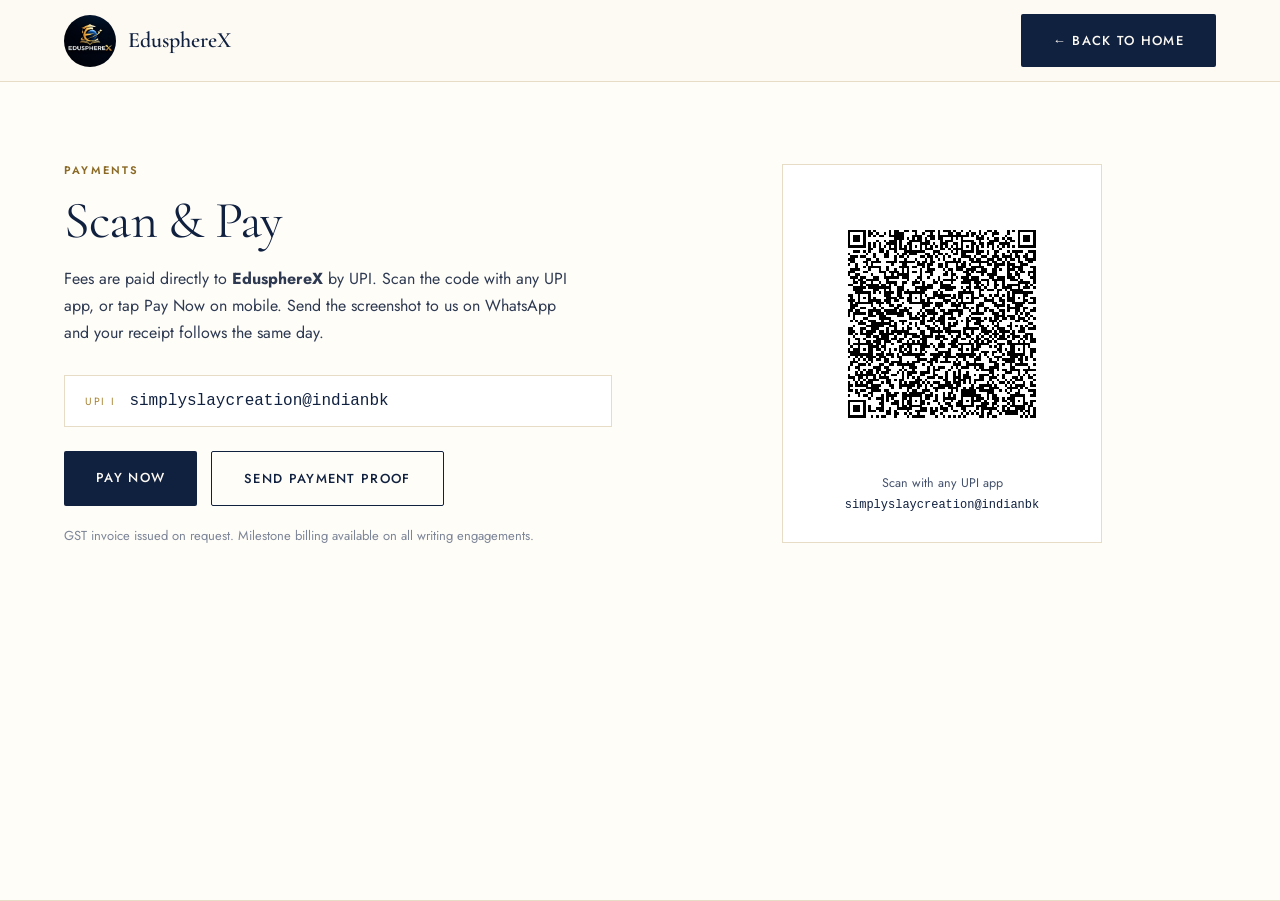
<file: pay.html>
<!DOCTYPE html>
<html lang="en">
<head>
<meta charset="utf-8" />
<meta name="viewport" content="width=device-width, initial-scale=1" />
<title>Pay — EdusphereX</title>
<link rel="preconnect" href="https://fonts.googleapis.com" />
<link rel="preconnect" href="https://fonts.gstatic.com" crossorigin />
<link href="https://fonts.googleapis.com/css2?family=Cormorant+Garamond:ital,wght@0,300;0,400;0,500;0,600;0,700;1,400&family=Jost:wght@300;400;500;600&display=swap" rel="stylesheet" />
<link rel="stylesheet" href="style.css" />
</head>
<body>

<header class="site-header">
  <div class="header-inner">
    <a class="brand" href="index.html">
      <img src="assets/logo.png" alt="EdusphereX" />
      <span class="brand-text">
        <span class="brand-name">EdusphereX</span>
        <span class="brand-sub"></span>
      </span>
    </a>
    <a class="btn btn-dark" href="index.html">← Back to Home</a>
  </div>
</header>

<section class="pay" style="min-height: calc(100vh - 81px);">
  <div class="wrap pay-inner">
    <div>
      <p class="eyebrow">Payments</p>
      <h2 class="display pay-h2">Scan &amp; Pay</h2>
      <p class="lede">Fees are paid directly to <strong>EdusphereX</strong> by UPI. Scan the code with any UPI app, or tap Pay Now on mobile. Send the screenshot to us on WhatsApp and your receipt follows the same day.</p>
      <div class="pay-id">
        <span class="pay-id-label">UPI I</span>
        <span class="pay-id-value">simplyslaycreation@indianbk</span>
      </div>
      <div class="btn-row pay-actions">
        <a class="btn btn-dark" href="upi://pay?pa=simplyslaycreation@indianbk&amp;pn=Simply%20Slay%20Creations&amp;cu=INR">Pay Now</a>
        <a class="btn btn-outline" href="https://wa.me/917905551271">Send payment proof</a>
      </div>
      <p class="pay-note">GST invoice issued on request. Milestone billing available on all writing engagements.</p>
    </div>
    <figure class="qr-card">
      <img src="assets/upi-qr.png" alt="UPI QR code for EdusphereX" />
      <figcaption>Scan with any UPI app<br /><strong>simplyslaycreation@indianbk</strong></figcaption>
    </figure>
  </div>
</section>

</body>
</html>
</file>
<file: style.css>
/* Simply Slay Publication House — static site styles
   Fonts: Cormorant Garamond (display) + Jost (UI/body)
   Palette: navy #10203f · gold #c9a24a · deep gold #a8802f · cream #fdfaf4 · card #fffdf8 · line #e7ddc7
   ------------------------------------------------------------------ */

:root {
  --navy: #10203f;
  --navy-soft: #43506b;
  --navy-line: #2c3d68;
  --gold: #c9a24a;
  --gold-deep: #a8802f;
  --gold-text: #8a6a26;
  --gold-pale: #d9c48c;
  --cream: #fdfaf4;
  --card: #fffdf8;
  --tint: #fffdf8;
  --line: #e7ddc7;
  --muted: #7c8598;
  --light: #b9c2d6;
  --serif: "Cormorant Garamond", Georgia, serif;
  --sans: Jost, Helvetica, Arial, sans-serif;
}

* { box-sizing: border-box; }
html { scroll-behavior: smooth; }
body {
  margin: 0;
  background: #f7f3eb;
  color: var(--navy);
  font-family: var(--sans);
  font-size: 16px;
  -webkit-font-smoothing: antialiased;
}
img { display: block; max-width: 100%; }
a { color: var(--navy); text-decoration: none; }
a:hover { color: var(--gold-deep); }
h1, h2, h3 { margin: 0; }
p { margin: 0; }
ul { margin: 0; padding: 0; list-style: none; }

/* layout helpers */
.wrap { max-width: 1320px; margin: 0 auto; padding-left: 5vw; padding-right: 5vw; }
.narrow { max-width: 900px; margin: 0 auto; padding: 96px 5vw; }
.section { padding-top: 96px; padding-bottom: 96px; }
.tinted { background: #f0ead8; border-top: 1px solid #ddd3b4; border-bottom: 1px solid #ddd3b4; }
.tinted > .wrap { padding-top: 96px; padding-bottom: 96px; }
.dark { background: var(--navy); color: var(--cream); }
.dark > .wrap { padding-top: 96px; padding-bottom: 96px; }

/* type */
.display { font-family: var(--serif); font-weight: 400; line-height: 1.02; letter-spacing: -0.015em; text-wrap: pretty; }
h1.display { font-size: clamp(40px, 6.2vw, 76px); margin-bottom: 24px; }
h1.display em { color: var(--gold-deep); font-style: italic; }
.h2 { font-size: clamp(32px, 4.4vw, 52px); line-height: 1.08; }
.tight { max-width: 18ch; margin-bottom: 56px; }
.dark .h2 { color: var(--cream); }
.eyebrow { font-size: 11px; letter-spacing: 0.2em; text-transform: uppercase; color: var(--gold-text); font-weight: 600; margin-bottom: 16px; }
.eyebrow.gold { color: var(--gold-pale); }
.lede { font-size: 17px; line-height: 1.7; color: #2e3a52; max-width: 52ch; }
.lede.light { color: #c8d3e8; font-size: 16px; }
.section-note { font-size: 16px; line-height: 1.7; color: #2e3a52; max-width: 46ch; }

/* buttons */
.btn { display: inline-block; padding: 17px 32px; border-radius: 2px; font-size: 13px; letter-spacing: 0.1em; text-transform: uppercase; font-weight: 500; transition: background .18s, color .18s; }
.btn-dark { background: var(--navy); color: var(--cream); }
.btn-dark:hover { background: var(--gold-deep); color: #fff; }
.btn-outline { border: 1px solid var(--navy); }
.btn-outline:hover { background: var(--navy); color: var(--cream); }
.btn-row { display: flex; flex-wrap: wrap; gap: 14px; margin: 36px 0 44px; }

/* payment bar */
.paybar { background: var(--navy); color: var(--cream); }
.paybar-inner { max-width: 1320px; margin: 0 auto; padding: 10px 5vw; display: flex; flex-wrap: wrap; align-items: center; justify-content: center; gap: 10px 24px; }
.paybar-text { font-size: 13px; letter-spacing: .02em; color: #dfe5f1; }
.paybar-text strong { color: var(--cream); font-weight: 500; }
.upi { color: var(--gold-pale); font-family: ui-monospace, Menlo, monospace; font-size: 12.5px; }
.paybar-btn { background: var(--gold); color: var(--navy); padding: 7px 16px; font-size: 11.5px; letter-spacing: .1em; text-transform: uppercase; font-weight: 600; border-radius: 2px; transition: background .18s; }
.paybar-btn:hover { background: var(--cream); color: var(--navy); }

/* payment section */
.pay { background: var(--tint); border-bottom: 1px solid var(--line); }
.pay-inner { padding-top: 80px; padding-bottom: 80px; display: grid; grid-template-columns: repeat(auto-fit, minmax(300px, 1fr)); gap: 56px; align-items: center; }
.pay-h2 { font-size: clamp(34px, 4.4vw, 52px); margin-bottom: 18px; }
.pay .lede { font-size: 16px; margin-bottom: 28px; }
.pay-id { display: flex; flex-wrap: wrap; align-items: baseline; gap: 14px; border: 1px solid var(--line); background: #fff; padding: 16px 20px; }
.pay-id-label { font-size: 10.5px; letter-spacing: .16em; text-transform: uppercase; color: var(--gold-deep); }
.pay-id-value { font-family: ui-monospace, Menlo, monospace; font-size: 16px; color: var(--navy); }
.pay-actions { margin: 24px 0 20px; }
.pay-note { font-size: 13px; color: var(--muted); }
.qr-card { margin: 0; justify-self: center; background: #fff; border: 1px solid var(--line); padding: 26px; text-align: center; max-width: 320px; }
.qr-card img { width: 100%; image-rendering: pixelated; }
.qr-card figcaption { font-size: 12.5px; line-height: 1.7; color: var(--navy-soft); margin-top: 16px; }
.qr-card figcaption strong { font-family: ui-monospace, Menlo, monospace; font-size: 12px; color: var(--navy); font-weight: 400; }

/* header */
.site-header { position: sticky; top: 0; z-index: 50; background: rgba(253,250,244,.94); backdrop-filter: blur(10px); border-bottom: 1px solid var(--line); }
.header-inner { display: flex; align-items: center; justify-content: space-between; gap: 24px; max-width: 1320px; margin: 0 auto; padding: 14px 5vw; }
.brand { display: flex; align-items: center; gap: 12px; }
.brand img { width: 52px; height: 52px; border-radius: 50%; object-fit: cover; }
.brand-text { display: flex; flex-direction: column; line-height: 1.05; }
.brand-name { font-family: var(--serif); font-size: 22px; font-weight: 600; }
.brand-sub { font-size: 9px; letter-spacing: .28em; text-transform: uppercase; color: var(--gold-deep); font-weight: 500; }
.nav { display: flex; align-items: center; gap: 30px; font-size: 14px; }
.nav .btn { padding: 12px 22px; }

/* mega dropdown */
.nav-dropdown { position: relative; }
.nav-dropdown-toggle { cursor: pointer; }
.mega-menu {
  display: none;
  position: absolute;
  top: calc(100% + 18px);
  left: 50%;
  transform: translateX(-50%);
  background: #fff;
  border: 1px solid var(--line);
  box-shadow: 0 16px 48px rgba(16,32,63,.13);
  border-radius: 4px;
  padding: 32px 32px 0;
  width: 720px;
  display: grid;
  grid-template-columns: repeat(3, 1fr);
  gap: 0 32px;
  opacity: 0;
  pointer-events: none;
  transform: translateX(-50%) translateY(8px);
  transition: opacity .2s ease, transform .2s ease;
  z-index: 200;
}
.nav-dropdown:hover .mega-menu,
.nav-dropdown:focus-within .mega-menu {
  opacity: 1;
  pointer-events: auto;
  transform: translateX(-50%) translateY(0);
}
.mega-col { display: flex; flex-direction: column; gap: 4px; padding-bottom: 28px; }
.mega-heading {
  font-size: 10.5px;
  letter-spacing: .18em;
  text-transform: uppercase;
  color: var(--gold-deep);
  font-weight: 600;
  margin-bottom: 12px;
  padding-bottom: 10px;
  border-bottom: 1px solid var(--line);
}
.mega-col a {
  font-size: 14.5px;
  color: var(--navy);
  padding: 6px 0;
  border-bottom: none;
  transition: color .15s, padding-left .15s;
}
.mega-col a:hover { color: var(--gold-deep); padding-left: 4px; }
.mega-footer {
  grid-column: 1 / -1;
  display: block;
  background: var(--navy);
  color: var(--cream) !important;
  text-align: center;
  padding: 16px;
  font-size: 13px;
  letter-spacing: .1em;
  text-transform: uppercase;
  font-weight: 500;
  margin: 0 -32px;
  border-radius: 0 0 4px 4px;
  transition: background .18s;
}
.mega-footer:hover { background: var(--gold-deep) !important; color: #fff !important; padding-left: 16px !important; }

/* hero */
.hero-full { position: relative; min-height: 92vh; background-size: cover; background-position: center 30%; display: flex; align-items: center; }
.hero-overlay { position: absolute; inset: 0; background: linear-gradient(105deg, rgba(10,18,40,.82) 0%, rgba(10,18,40,.55) 60%, rgba(10,18,40,.25) 100%); }
.hero-content { position: relative; z-index: 1; padding-top: 80px; padding-bottom: 80px; max-width: 680px; margin-left: 0; }
.hero-badge { display: inline-block; border: 1px solid rgba(201,162,74,.5); border-radius: 100px; padding: 8px 20px; font-size: 11px; letter-spacing: .18em; text-transform: uppercase; color: var(--gold-pale); margin-bottom: 28px; }
.hero-title { color: #fff; font-size: clamp(40px, 6.2vw, 76px); margin-bottom: 24px; }
.hero-title em { color: var(--gold); font-style: italic; }
.hero-lede { font-size: 17px; line-height: 1.75; color: rgba(255,255,255,.82); max-width: 52ch; margin-bottom: 0; }
.hero-btns { margin: 32px 0 44px; }
.btn-gold { background: var(--gold); color: var(--navy); font-weight: 600; }
.btn-gold:hover { background: var(--gold-deep); color: #fff; }
.btn-ghost { border: 1px solid rgba(255,255,255,.5); color: #fff; }
.btn-ghost:hover { background: rgba(255,255,255,.12); color: #fff; }
.hero-stats { display: flex; gap: 40px; border-top: 1px solid rgba(255,255,255,.18); padding-top: 28px; flex-wrap: wrap; }
.hero-stats .stat-num { display: block; font-family: var(--serif); font-size: 34px; line-height: 1; color: #fff; }
.hero-stats .stat-label { display: block; font-size: 11px; letter-spacing: .1em; text-transform: uppercase; color: rgba(255,255,255,.55); margin-top: 6px; }

/* image placeholders — delete once real images are in */
.ph { background-image: repeating-linear-gradient(135deg, #f1ead9 0 10px, #fbf6ea 10px 20px); display: flex; align-items: center; justify-content: center; text-align: center; }
.ph span { font-family: ui-monospace, Menlo, monospace; font-size: 12px; letter-spacing: .06em; color: #a08a55; padding: 0 16px; }
.hero-img { width: 100%; aspect-ratio: 4/5; object-fit: cover; object-position: 62% 30%; }
.cover { width: 100%; aspect-ratio: 1/1.05; object-fit: cover; margin-bottom: 22px; }

/* marquee */
.marquee { border-top: 2px solid var(--gold); border-bottom: 2px solid var(--gold); background: var(--navy); overflow: hidden; padding: 22px 0; }
.marquee-track { display: flex; gap: 64px; width: max-content; animation: ss-marquee 22s linear infinite; font-family: var(--serif); font-size: 22px; letter-spacing: .18em; text-transform: uppercase; color: var(--gold); white-space: nowrap; }
.marquee-track span { position: relative; transition: color .2s; }
.marquee-track span::after { content: '✦'; margin-left: 64px; color: var(--gold-pale); font-size: 10px; vertical-align: middle; opacity: .6; }
@keyframes ss-marquee { from { transform: translateX(0); } to { transform: translateX(-50%); } }
@media (prefers-reduced-motion: reduce) { .marquee-track { animation: none; } }

/* section head */
.section-head { display: grid; grid-template-columns: repeat(auto-fit, minmax(300px, 1fr)); gap: 40px; align-items: end; margin-bottom: 56px; }

/* services */
.grid-cards { display: grid; grid-template-columns: repeat(auto-fit, minmax(280px, 1fr)); gap: 1px; background: var(--line); border: 1px solid var(--line); }
.card { background: #fff; padding: 38px 32px 42px; display: flex; flex-direction: column; gap: 14px; min-height: 260px; transition: background .2s, box-shadow .2s; box-shadow: 0 2px 0 0 var(--line); }
.card:hover { background: #fffbf2; box-shadow: 0 4px 24px rgba(16,32,63,.09); }
.card-num { font-family: var(--serif); font-size: 15px; color: var(--gold); letter-spacing: .1em; }
.card h3 { font-family: var(--serif); font-weight: 600; font-size: 27px; line-height: 1.15; color: var(--navy); }
.card p { font-size: 15px; line-height: 1.7; color: #3a4a62; }
.card-meta { margin-top: auto; font-size: 11px !important; letter-spacing: .14em; text-transform: uppercase; color: var(--gold-text) !important; }

/* indexing */
.dark-head { max-width: 620px; margin-bottom: 56px; }
.dark-head .h2 { margin-bottom: 18px; }
.grid-path { display: grid; grid-template-columns: repeat(auto-fit, minmax(260px, 1fr)); gap: 24px; }
.path { border: 1px solid #2c3d68; background: rgba(255,255,255,.04); padding: 30px 26px; display: flex; flex-direction: column; gap: 12px; transition: border-color .2s, background .2s; }
.path:hover { border-color: var(--gold); background: rgba(201,162,74,.07); }
.path .rule { width: 26px; height: 1px; background: var(--gold); }
.path h3 { font-family: var(--serif); font-weight: 500; font-size: 24px; color: var(--cream); }
.path p { font-size: 14.5px; line-height: 1.7; color: var(--light); }

/* process */
.grid-steps { display: grid; grid-template-columns: repeat(auto-fit, minmax(200px, 1fr)); gap: 32px; }
.step { border-top: 3px solid var(--gold); padding-top: 22px; display: flex; flex-direction: column; gap: 10px; }
.step-num { font-family: var(--serif); font-size: 44px; line-height: 1; color: var(--gold); }
.step h3 { font-size: 15px; letter-spacing: .1em; text-transform: uppercase; font-weight: 600; color: var(--navy); }
.step p { font-size: 14.5px; line-height: 1.7; color: #3a4a62; }

/* books */
.books-head { display: flex; flex-wrap: wrap; align-items: flex-start; justify-content: space-between; gap: 24px; margin-bottom: 48px; }
.books-title { display: flex; align-items: flex-start; gap: 22px; }
.head-rule { width: 52px; height: 1px; background: var(--gold); margin-top: 34px; flex: none; }
.books-h2 { font-size: clamp(38px, 5vw, 60px); margin-bottom: 10px; }
.books-sub { font-size: 16px; line-height: 1.6; color: var(--navy-soft); max-width: 58ch; }
.view-all { font-size: 14px; color: var(--gold-deep); white-space: nowrap; margin-top: 22px; }
.view-all:hover { color: var(--navy); }
.grid-books { display: grid; grid-template-columns: repeat(auto-fit, minmax(240px, 1fr)); gap: 32px; }
.book { display: flex; flex-direction: column; }
.book h3 { font-family: var(--serif); font-weight: 600; font-size: 25px; line-height: 1.22; margin-bottom: 14px; color: var(--navy); }
.book-authors { font-size: 14px; color: #5a6478; margin-bottom: 16px; }
.tag { align-self: flex-start; background: #efe7d3; color: #6b5a34; font-size: 10.5px; letter-spacing: .12em; text-transform: uppercase; padding: 7px 12px; }

/* why us + quotes */
.two-col { display: grid; grid-template-columns: repeat(auto-fit, minmax(300px, 1fr)); gap: 56px; }
.two-col .h2 { margin-bottom: 28px; }
.two-col .lede { margin-bottom: 28px; }
.reasons { border-top: 1px solid var(--line); }
.reasons li { display: flex; gap: 18px; align-items: baseline; padding: 20px 0; border-bottom: 1px solid var(--line); }
.diamond { width: 7px; height: 7px; flex: none; background: var(--gold); transform: rotate(45deg); }
.reasons strong { display: block; font-size: 16px; font-weight: 600; margin-bottom: 4px; color: var(--navy); }
.reasons p { font-size: 14.5px; line-height: 1.65; color: #3a4a62; }
.quotes { display: flex; flex-direction: column; gap: 24px; min-width: 0; }
.quote { margin: 0; border: 1px solid #ddd3b4; background: #fff; padding: 32px; box-shadow: 0 2px 16px rgba(16,32,63,.06); }
.quote p { font-family: var(--serif); font-size: 22px; line-height: 1.4; font-style: italic; margin-bottom: 18px; color: var(--navy); }
.quote cite { font-style: normal; font-size: 11px; letter-spacing: .14em; text-transform: uppercase; color: var(--gold-text); }

/* faq */
.faq { border-top: 1px solid var(--line); margin-top: 44px; }
.faq-row { border-bottom: 1px solid var(--line); padding: 26px 0; display: grid; grid-template-columns: repeat(auto-fit, minmax(260px, 1fr)); gap: 24px; }
.faq-row h3 { font-family: var(--serif); font-weight: 600; font-size: 23px; line-height: 1.25; color: var(--navy); }
.faq-row p { font-size: 15px; line-height: 1.75; color: #3a4a62; }

/* contact */
.contact { display: grid; grid-template-columns: repeat(auto-fit, minmax(320px, 1fr)); gap: 64px; }
.contact .h2 { font-size: clamp(34px, 4.8vw, 58px); line-height: 1.05; margin-bottom: 22px; }
.contact .lede { margin-bottom: 36px; max-width: 46ch; }
.contact-links { display: flex; flex-direction: column; gap: 14px; font-size: 15px; }
.contact-links a, .contact-links span { color: var(--cream); border-bottom: 1px solid var(--navy-line); padding-bottom: 10px; }
.contact-links a:hover { color: var(--gold-pale); }
.contact-links span { color: var(--light); border-bottom: none; }
.contact-links a[href="#pay"] { font-family: ui-monospace, Menlo, monospace; font-size: 13.5px; }
.form { display: flex; flex-direction: column; gap: 18px; background: rgba(255,255,255,.03); border: 1px solid var(--navy-line); padding: 34px; min-width: 0; }
.form label { display: flex; flex-direction: column; gap: 8px; font-size: 11px; letter-spacing: .14em; text-transform: uppercase; color: var(--gold-pale); }
.form input, .form textarea { background: transparent; border: none; border-bottom: 1px solid #3b4d7a; color: var(--cream); font-family: var(--sans); font-size: 15.5px; padding: 10px 0; letter-spacing: 0; text-transform: none; outline: none; }
.form input::placeholder, .form textarea::placeholder { color: #6d7ba0; }
.form input:focus, .form textarea:focus { border-bottom-color: var(--gold); }
.form textarea { resize: vertical; }
.form button { margin-top: 8px; background: var(--gold); color: var(--navy); border: none; padding: 17px 24px; font-family: var(--sans); font-size: 13px; letter-spacing: .1em; text-transform: uppercase; font-weight: 600; cursor: pointer; transition: background .18s; }
.form button:hover { background: var(--cream); }
.form-note { font-size: 12px; color: #8f9ab5; letter-spacing: 0; text-transform: none; }

/* footer */
footer { padding-top: 64px; padding-bottom: 40px; background: #f0ead8; border-top: 2px solid var(--gold); }
.foot-grid { display: grid; grid-template-columns: repeat(auto-fit, minmax(200px, 1fr)); gap: 40px; padding-bottom: 40px; border-bottom: 1px solid var(--line); }
.foot-logo { width: 120px; height: 120px; object-fit: cover; border-radius: 50%; margin-bottom: 14px; }
.foot-grid p { font-size: 14px; line-height: 1.7; color: var(--navy-soft); max-width: 30ch; }
.foot-links { display: flex; flex-direction: column; gap: 10px; font-size: 14.5px; }
.foot-bottom { display: flex; flex-wrap: wrap; gap: 16px; justify-content: space-between; padding-top: 24px; font-size: 12.5px; color: var(--muted); }

/* small screens */
@media (max-width: 860px) {
  .nav { gap: 18px; font-size: 13px; }
  .nav a:not(.btn) { display: none; }
  .hero-full { min-height: 100svh; }
  .hero-content { padding-top: 56px; padding-bottom: 56px; }
  .hero-stats { gap: 24px; }
  .section, .tinted > .wrap, .dark > .wrap { padding-top: 64px; padding-bottom: 64px; }
  .narrow { padding-top: 64px; padding-bottom: 64px; }
}

/* ── SERVICE MODAL ── */
.svc-modal { display:none; position:fixed; inset:0; z-index:1000; background:rgba(10,18,40,.6); backdrop-filter:blur(4px); overflow-y:auto; }
.svc-modal.open { display:block; }
.svc-modal-box { background:#fff; max-width:1100px; margin:40px auto; border-radius:12px; overflow:hidden; position:relative; }
.svc-close { position:sticky; top:0; float:right; margin:16px 16px 0 0; background:var(--navy); color:#fff; border:none; width:38px; height:38px; border-radius:50%; font-size:22px; cursor:pointer; z-index:10; line-height:1; }
.svc-close:hover { background:var(--gold-deep); }

/* hero banner */
.svc-hero { background:linear-gradient(120deg,var(--navy) 55%,#1e3a6e); padding:64px 56px; color:#fff; }
.svc-hero .svc-eyebrow { font-size:11px; letter-spacing:.2em; text-transform:uppercase; color:var(--gold-pale); margin-bottom:16px; }
.svc-hero h1 { font-family:var(--serif); font-size:clamp(32px,4vw,52px); font-weight:400; color:#fff; margin-bottom:18px; line-height:1.1; }
.svc-hero h1 em { color:var(--gold); font-style:italic; }
.svc-hero .svc-sub { font-size:16px; line-height:1.7; color:rgba(255,255,255,.78); max-width:54ch; margin-bottom:32px; }

/* sections */
.svc-section { padding:64px 56px; }
.svc-bg-light { background:#f0f4ff; }
.svc-label { font-size:10.5px; letter-spacing:.22em; text-transform:uppercase; color:var(--navy); font-weight:600; text-align:center; margin-bottom:14px; display:flex; align-items:center; justify-content:center; gap:12px; }
.svc-label::before,.svc-label::after { content:''; flex:1; max-width:60px; height:1px; background:var(--navy); }
.svc-section h2 { font-family:var(--serif); font-size:clamp(28px,3.5vw,42px); font-weight:400; color:var(--navy); text-align:center; margin-bottom:14px; }
.svc-section h2 em { color:#3b6fd4; font-style:italic; }
.svc-sub { font-size:15px; line-height:1.7; color:#4a5568; text-align:center; max-width:56ch; margin:0 auto 48px; }

/* challenges */
.svc-challenges { display:grid; grid-template-columns:repeat(auto-fit,minmax(180px,1fr)); gap:20px; margin-top:40px; }
.svc-ch-card { background:#fff; border:1px solid #e2e8f0; border-radius:12px; padding:28px 22px; display:flex; flex-direction:column; gap:10px; position:relative; overflow:hidden; }
.svc-ch-card::after { content:''; position:absolute; bottom:0; right:0; width:60px; height:60px; border-radius:50%; opacity:.12; background:var(--gold); }
.svc-ch-active { background:var(--navy); border-color:var(--navy); }
.svc-ch-active h3,.svc-ch-active p { color:#fff; }
.svc-ch-icon { font-size:28px; margin-bottom:4px; }
.svc-ch-card h3 { font-size:15px; font-weight:700; color:var(--navy); line-height:1.3; }
.svc-ch-card p { font-size:13.5px; line-height:1.65; color:#4a5568; }
.svc-num { display:inline-block; background:#f0f4ff; color:var(--navy); font-size:11px; font-weight:700; padding:4px 10px; border-radius:20px; margin-top:auto; width:fit-content; }
.svc-ch-active .svc-num { background:rgba(255,255,255,.2); color:#fff; }

/* thesis banner */
.svc-thesis-banner { background:var(--navy); color:#fff; border-radius:10px; padding:22px 32px; text-align:center; font-family:var(--serif); font-size:22px; margin-bottom:32px; }
.svc-thesis-banner span { display:block; font-family:var(--sans); font-size:13px; color:rgba(255,255,255,.65); margin-top:6px; letter-spacing:.08em; }

/* chapters grid */
.svc-chapters { display:grid; grid-template-columns:repeat(auto-fit,minmax(220px,1fr)); gap:20px; }
.svc-ch-box { background:#fff; border:1px solid #e2e8f0; border-radius:12px; padding:24px 20px; position:relative; overflow:hidden; }
.svc-ch-box::after { content:''; position:absolute; bottom:-20px; right:-20px; width:80px; height:80px; border-radius:50%; background:var(--acc,#3b82f6); opacity:.08; }
.svc-ch-top { display:flex; align-items:center; justify-content:space-between; margin-bottom:14px; }
.svc-ch-tag { background:var(--navy); color:#fff; font-size:11px; font-weight:700; padding:4px 10px; border-radius:20px; }
.svc-ch-ico { font-size:22px; }
.svc-ch-box h3 { font-size:15px; font-weight:700; color:var(--navy); margin-bottom:8px; padding-bottom:6px; border-bottom:2px solid var(--acc,#3b82f6); }
.svc-ch-box p { font-size:13px; line-height:1.65; color:#4a5568; }

/* process steps */
.svc-steps { display:flex; flex-direction:column; gap:20px; margin-top:40px; }
.svc-step { display:flex; align-items:flex-start; gap:20px; }
.svc-step-icon { width:56px; height:56px; border-radius:50%; display:flex; align-items:center; justify-content:center; font-size:22px; flex:none; color:#fff; }
.svc-step-body { flex:1; background:#f0f4ff; border-radius:10px; padding:22px 26px; border-left:4px solid; }
.svc-step-body h3 { font-size:17px; font-weight:700; color:var(--navy); margin-bottom:8px; }
.svc-step-num { font-family:var(--serif); font-size:32px; font-weight:700; margin-right:8px; vertical-align:middle; }
.svc-step-body p { font-size:14px; line-height:1.7; color:#4a5568; }

/* why cards */
.svc-why { display:grid; grid-template-columns:repeat(auto-fit,minmax(220px,1fr)); gap:20px; margin-top:40px; }
.svc-why-card { background:#fff; border:1px solid #e2e8f0; border-radius:12px; padding:24px 20px; display:flex; flex-direction:column; gap:8px; position:relative; overflow:hidden; }
.svc-why-card::after { content:''; position:absolute; bottom:-16px; right:-16px; width:70px; height:70px; border-radius:50%; background:currentColor; opacity:.06; }
.svc-why-ico { width:44px; height:44px; border-radius:50%; display:flex; align-items:center; justify-content:center; font-size:20px; }
.svc-why-num { font-size:11px; font-weight:700; margin-left:auto; }
.svc-why-card h3 { font-size:15px; font-weight:700; color:var(--navy); padding-bottom:6px; border-bottom:2px solid currentColor; }
.svc-why-card p { font-size:13px; line-height:1.65; color:#4a5568; }
.svc-tagline { text-align:center; font-size:12px; letter-spacing:.2em; color:var(--navy); margin-top:40px; opacity:.6; }

/* cta */
.svc-cta { background:var(--navy); padding:48px 56px; text-align:center; }

/* ── DISSERTATION MODAL ── */
.diss-features { display:flex; flex-wrap:wrap; gap:12px; margin-top:32px; }
.diss-feat { display:flex; align-items:center; gap:8px; background:rgba(255,255,255,.12); border:1px solid rgba(255,255,255,.2); border-radius:8px; padding:10px 16px; font-size:13px; color:#fff; }
.diss-feat span { font-size:18px; }
.diss-overview { display:flex; flex-direction:column; gap:14px; }
.diss-ov-row { display:flex; align-items:center; gap:16px; background:#f0f4ff; border-radius:10px; padding:18px 24px; }
.diss-check { width:32px; height:32px; border-radius:50%; background:#e0e7ff; color:#3b4fd4; font-size:16px; font-weight:700; display:flex; align-items:center; justify-content:center; flex:none; }
.diss-ov-row p { font-size:15px; color:#2d3748; margin:0; }
.diss-features-grid { display:grid; grid-template-columns:repeat(auto-fit,minmax(240px,1fr)); gap:20px; margin-top:40px; }
.diss-feat-card { background:#fff; border:1px solid #e2e8f0; border-radius:12px; padding:26px 22px; position:relative; overflow:hidden; }
.diss-feat-card::after { content:''; position:absolute; bottom:-20px; right:-20px; width:80px; height:80px; border-radius:50%; background:var(--acc,#3b82f6); opacity:.08; }
.diss-feat-ico { width:48px; height:48px; border-radius:50%; display:flex; align-items:center; justify-content:center; font-size:22px; margin-bottom:14px; }
.diss-feat-card h3 { font-size:16px; font-weight:700; color:var(--navy); margin-bottom:8px; padding-bottom:6px; border-bottom:2px solid var(--acc,#3b82f6); }
.diss-feat-card p { font-size:13.5px; line-height:1.65; color:#4a5568; }

/* ── RESEARCH PUBLICATION MODAL ── */
.rp-stats { display:flex; flex-wrap:wrap; gap:16px; margin-top:32px; }
.rp-stat { display:flex; align-items:center; gap:12px; background:rgba(255,255,255,.1); border:1px solid rgba(255,255,255,.18); border-radius:10px; padding:12px 18px; }
.rp-stat-ico { width:40px; height:40px; border-radius:50%; display:flex; align-items:center; justify-content:center; font-size:18px; flex:none; }
.rp-stat strong { display:block; font-size:15px; font-weight:700; color:#fff; }
.rp-stat span { font-size:11px; color:rgba(255,255,255,.6); }
.rp-journals { display:grid; grid-template-columns:repeat(auto-fit,minmax(220px,1fr)); gap:20px; margin-top:40px; }
.rp-journal { background:#f0f4ff; border:2px solid var(--jc,#3b82f6); border-radius:12px; padding:24px 20px; }
.rp-dot { display:block; width:18px; height:18px; border-radius:50%; margin-bottom:14px; }
.rp-journal h3 { font-size:15px; font-weight:700; margin-bottom:10px; }
.rp-journal p { font-size:13.5px; line-height:1.65; color:#4a5568; }
.rp-steps { display:grid; grid-template-columns:repeat(auto-fit,minmax(220px,1fr)); gap:20px; margin-top:40px; }
.rp-step-card { background:#fff; border:2px solid var(--sc,#3b82f6); border-radius:12px; padding:24px 20px; }
.rp-step-top { display:flex; align-items:center; gap:10px; margin-bottom:14px; }
.rp-step-ico { width:40px; height:40px; border-radius:50%; display:flex; align-items:center; justify-content:center; font-size:18px; flex:none; }
.rp-step-lbl { font-size:12px; font-weight:700; letter-spacing:.06em; }
.rp-step-card h3 { font-size:15px; font-weight:700; color:var(--navy); margin-bottom:8px; }
.rp-step-card p { font-size:13px; line-height:1.65; color:#4a5568; }
.rp-doi-banner { background:var(--navy); border-radius:10px; padding:24px 32px; text-align:center; margin-top:32px; color:#fff; font-size:20px; font-family:var(--serif); }
.rp-doi-banner strong { display:block; font-size:22px; margin-bottom:8px; }
.rp-doi-banner span { font-size:13px; color:var(--gold); letter-spacing:.06em; }
.rp-domains { display:grid; grid-template-columns:repeat(auto-fit,minmax(220px,1fr)); gap:14px; margin-top:40px; }
.rp-domain { display:flex; align-items:center; gap:12px; background:#fff; border:1px solid #e2e8f0; border-left:3px solid var(--dc,#3b82f6); border-radius:10px; padding:14px 16px; font-size:14px; font-weight:500; color:var(--navy); }
.rp-domain span { width:36px; height:36px; border-radius:50%; display:flex; align-items:center; justify-content:center; font-size:16px; flex:none; }
.rp-arr { margin-left:auto; color:var(--dc,#3b82f6); font-size:16px; }

/* ── BIOGRAPHY BENEFITS ── */
.bio-benefits { display:grid; grid-template-columns:repeat(auto-fit,minmax(280px,1fr)); gap:16px; }
.bio-benefit { display:flex; align-items:flex-start; gap:16px; background:rgba(255,255,255,.08); border:1px solid rgba(255,255,255,.15); border-radius:10px; padding:22px 20px; }
.bio-benefit strong { display:block; font-size:15px; font-weight:700; color:#fff; margin-bottom:6px; }
.bio-benefit p { font-size:13.5px; line-height:1.65; color:rgba(255,255,255,.65); margin:0; }
</file>
